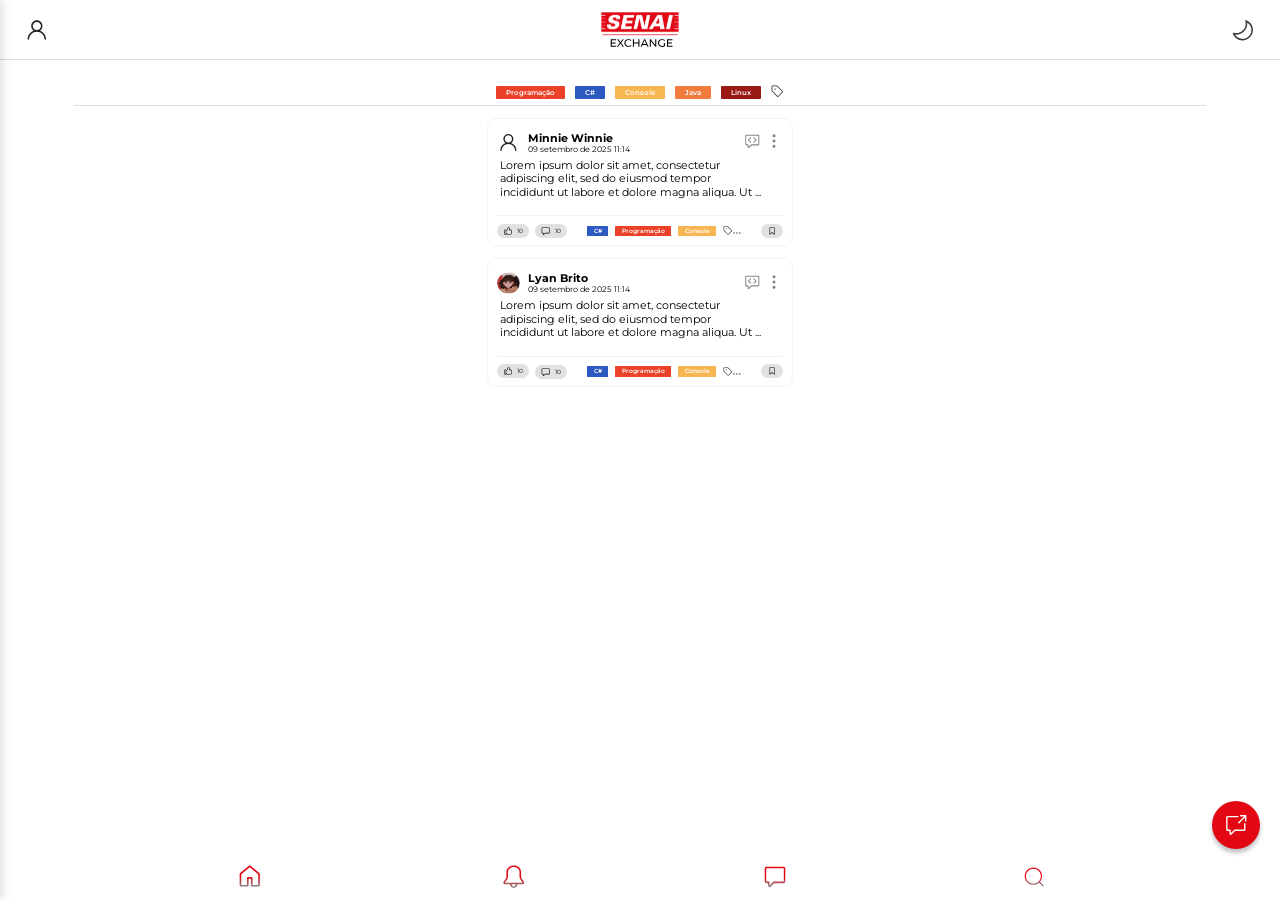
<file: index.html>
<!-- aqui é a home - eu criei para que a vercel consiga puxar o index -->
<!DOCTYPE html>
<html lang="pt-br">
  <head>
    <meta charset="UTF-8" />
    <meta name="viewport" content="width=device-width, initial-scale=1.0" />
    <title>Senai Exchange</title>
    <link rel="stylesheet" href="/src/styles/global.css" />
    <link rel="stylesheet" href="/src/styles/style.css" />
    <link rel="stylesheet" href="/src/components/sideBar/style.css" />
    <link rel="stylesheet" href="/src/components/topMenu/topMenu.css" />
  </head>
  <body>
    <div class="main-home">
      <header class="top-menu">
        <div class="icon-left">
          <button id="perfil-btn" class="icon-btn" aria-label="Perfil">
            <img
              id="perfil-icon"
              src="./src/assets/images/perfil.svg"
              alt="Perfil"
            />
          </button>
        </div>

        <div class="logo">
          <img
            id="logo-senai"
            src="./src/assets/images/logo-mini.svg"
            alt="Logo SENAI"
          />
        </div>

        <div class="icon-right">
          <button
            id="tema-escuro-toggle"
            class="icon-btn"
            aria-label="Alternar tema escuro"
          >
            <img
              id="tema"
              src="./src/assets/images/moon-icon.svg"
              alt="Tema Escuro"
            />
          </button>
        </div>
      </header>
      <main>
        <div class="buttons-filter">
          <button type="button" class="tags" id="program">Programação</button>
          <button type="button" class="tags" id="c">C#</button>
          <button type="button" class="tags" id="console">Console</button>
          <button type="button" class="tags" id="java">Java</button>
          <button type="button" class="tags" id="linux">Linux</button>
          <a href="/src/pages/tags/tags-page.html">
            <button type="button" id="filter-image">
              <img src="/src/assets/images/filter.svg" alt="Ícone de Filtro" />
            </button>
          </a>
        </div>
        <div class="post-containter">
          <div class="top-post">
            <div class="infos-post">
              <div class="perfil-post">
                <img
                  src="/src/assets/images/perfil.svg"
                  alt="icone de perfil"
                />
                <div class="infos-perfil">
                  <h6>Minnie Winnie</h6>
                  <p>09 setembro de 2025 11:14</p>
                </div>
              </div>
              <div class="options-post">
                <button type="button">
                  <img
                    src="/src/assets/images/code-icon.svg"
                    alt="ícone de código"
                  />
                </button>
                <button type="button">
                  <img
                    src="/src/assets/images/option-icon.svg"
                    alt="ícone de opções do post"
                  />
                </button>
              </div>
            </div>
            <a href="/src/pages/post-replies/post-replies-page.html">
              <h5>
                Lorem ipsum dolor sit amet, consectetur <br />
                adipiscing elit, sed do eiusmod tempor <br />
                incididunt ut labore et dolore magna aliqua. Ut ...
              </h5>
            </a>
          </div>
          <div class="footer-post">
            <div class="like-post">
              <button type="button" class="buttons-post">
                <img
                  src="/src/assets/images/like-icon.svg"
                  alt="Botão de like"
                />10
              </button>
              <a href="/src/pages/post-replies/post-replies-page.html">
                <button type="button" class="buttons-post">
                  <img
                    src="/src/assets/images/comment-icon.svg"
                    alt="Botão de comentar"
                  />10
                </button>
              </a>
            </div>
            <div class="filters-post">
              <button type="button" class="tags-post" id="c">C#</button>
              <button type="button" class="tags-post" id="program">
                Programação
              </button>
              <button type="button" class="tags-post" id="console">
                Console
              </button>
              <img
                src="/src/assets/images/tags-post-icon.svg"
                alt="Opções da tag do post"
              />
            </div>
            <button type="button" class="buttons-post-save">
              <img
                src="/src/assets/images/save-icon.svg"
                alt="Botão de salvar post"
              />
            </button>
          </div>
        </div>
        <div class="post-containter">
          <div class="top-post">
            <div class="infos-post">
              <div class="perfil-post">
                <img
                  src="/src/assets/images/user-persona.jpg"
                  alt="icone de perfil"
                />
                <div class="infos-perfil">
                  <h6>Lyan Brito</h6>
                  <p>09 setembro de 2025 11:14</p>
                </div>
              </div>
              <div class="options-post">
                <button type="button">
                  <img
                    src="/src/assets/images/code-icon.svg"
                    alt="ícone de código"
                  />
                </button>
                <button type="button">
                  <img
                    src="/src/assets/images/option-icon.svg"
                    alt="ícone de opções do post"
                  />
                </button>
              </div>
            </div>
            <a href="/src/pages/post-replies/post-replies-page.html">
              <h5>
                Lorem ipsum dolor sit amet, consectetur <br />
                adipiscing elit, sed do eiusmod tempor <br />
                incididunt ut labore et dolore magna aliqua. Ut ...
              </h5>
            </a>
          </div>
          <div class="footer-post">
            <div class="like-post">
              <button type="button" class="buttons-post">
                <img
                  src="/src/assets/images/like-icon.svg"
                  alt="Botão de like"
                />10
              </button>
              <a href="/src/pages/post-replies/post-replies-page.html">
                <button type="button" class="buttons-post">
                  <img
                    src="/src/assets/images/comment-icon.svg"
                    alt="Botão de comentar"
                  />10
                </button>
              </a>
            </div>
            <div class="filters-post">
              <button type="button" class="tags-post" id="c">C#</button>
              <button type="button" class="tags-post" id="program">
                Programação
              </button>
              <button type="button" class="tags-post" id="console">
                Console
              </button>
              <img
                src="/src/assets/images/tags-post-icon.svg"
                alt="Opções da tag do post"
              />
            </div>
            <button type="button" class="buttons-post-save">
              <img
                src="/src/assets/images/save-icon.svg"
                alt="Botão de salvar post"
              />
            </button>
          </div>
        </div>
      </main>
    </div>
    <footer>
      <div class="btn-post">
        <a href="/src/pages/post/index.html">
          <button type="button" id="addpost">
            <img
              src="/src/assets/images/icon-add-post.svg"
              alt="Adicionar post"
            />
          </button>
        </a>
      </div>

      <div class="navbar">
        <div class="container-icons">
          <a href="/index.html">
            <img
              id="dark-theme-home"
              class="home-icons"
              src="/src/assets/images/home-icon.svg"
              alt="icone home para homepage"
            />
          </a>
          <a href="/src/pages/error/index.html">
            <img
              id="dark-theme-bell"
              class="bell-icon"
              src="/src/assets/images/bell-icon.svg"
              alt="icone de sino para notificações"
            />
          </a>
          <a href="/src/pages/error/index.html">
            <img
              id="dark-theme-chat"
              class="chat-icon"
              src="/src/assets/images/chat-icon.svg"
              alt="icone de chat para conversação"
            />
          </a>
          <a href="/src/pages/research/index.html">
            <img
              id="dark-theme-lens"
              class="lens-icon"
              src="/src/assets/images/lens-icon.svg"
              alt="icone de lupa para pesquisa"
            />
          </a>
        </div>
      </div>
    </footer>
    <aside id="sidebar" class="sidebar">
      <div class="sidebar-header">
        <div class="profile-container">
          <img
            src="/src/assets/images/user-photo-sideBar.svg"
            alt="Foto de perfil"
            class="perfil-img"
          />
          <button id="close-menu" class="close-btn" aria-label="Fechar menu">
            <img src="/src/assets/images/north-star-24.svg" alt="Fechar" />
          </button>
        </div>

        <div class="user-profile">
          <h3>Lyan Brito</h3>
          <p>@Britinho</p>
        </div>
      </div>

      <div class="sidebar-nav">
        <a href="/src/pages/error/index.html">
          <img
            src="/src/assets/images/person-fill-24.svg"
            alt="Perfil"
            class="icon-menu"
          />
          Perfil
        </a>
        <a href="/src/pages/error/index.html">
          <img
            src="/src/assets/images/pencil-24.svg"
            alt="Rascunhos"
            class="icon-menu"
          />
          Rascunhos
        </a>
        <a href="/src/pages/error/index.html">
          <img
            src="/src/assets/images/save-sideaBar.svg"
            alt="Favoritos"
            class="icon-menu"
          />
          Favoritos
        </a>
        <a href="/src/pages/error/index.html">
          <img
            src="/src/assets/images/star-fill-24.svg"
            alt="Destaques"
            class="icon-menu"
          />
          Destaques
        </a>
        <a href="/src/pages/error/index.html">
          <img
            src="/src/assets/images/fire-24.svg"
            alt="Em alta"
            class="icon-menu"
          />
          Em alta
        </a>
      </div>

      <div class="sidebar-footer">
        <div class="sidebar-footer-content">
          <a href="/index.html" class="logout">
            <img src="/src/assets/images/sign-out.svg" alt="Sair" />
            Sair
          </a>
          <a href="/src/pages/helpPageServices/helpPageServices.html" class="support">
            <img src="/src/assets/images/suport.svg" alt="Suporte" />
          </a>
        </div>
      </div>
    </aside>
    <script src="/src/scripts/script.js"></script>
  </body>
</html>
</file>
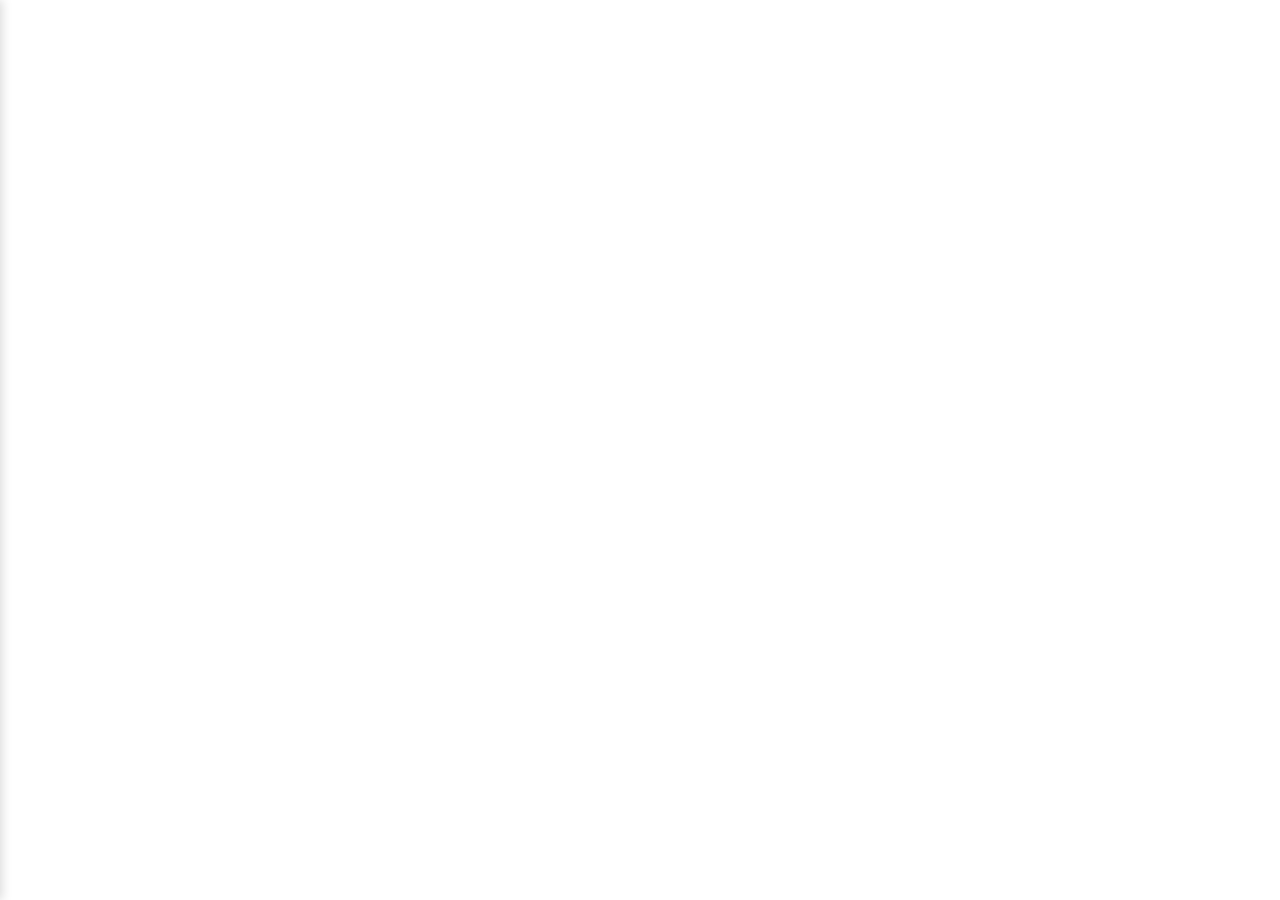
<file: src/components/sideBar/index.html>
<!DOCTYPE html>
<html lang="pt-BR">
  <head>
    <meta charset="UTF-8" />
    <meta name="viewport" content="width=device-width, initial-scale=1.0" />
    <title>Senai Exchange</title>
    <link rel="stylesheet" href="/src/styles/global.css" />
    <link rel="stylesheet" href="/src/components/topMenu/topMenu.css" />
    <link rel="stylesheet" href="/src/components/navBar/navBar.css" />
    <link rel="stylesheet" href="/src/components/sideBar/style.css" />
  </head>
  <body>
    <!-- Sidebar -->
    <aside id="sidebar" class="sidebar">
      <div class="sidebar-header">
        <div class="profile-container">
          <img
            src="/src/assets/images/user-photo-sideBar.svg"
            alt="Foto de perfil"
            class="perfil-img"
          />
          <button id="close-menu" class="close-btn" aria-label="Fechar menu">
            <img src="/src/assets/images/north-star-24.svg" alt="Fechar" />
          </button>
        </div>

        <div class="user-profile">
          <h3>Lyan Brito</h3>
          <p>@Britinho</p>
        </div>
      </div>

      <div class="sidebar-nav">
        <a href="#">
          <img
            src="../../assets/images/person-fill-24.svg"
            alt="Perfil"
            class="icon-menu"
          />
          Perfil
        </a>
        <a href="#">
          <img
            src="../../assets/images/pencil-24.svg"
            alt="Rascunhos"
            class="icon-menu"
          />
          Rascunhos
        </a>
        <a href="#">
          <img
            src="../../assets/images/save-sideaBar.svg"
            alt="Favoritos"
            class="icon-menu"
          />
          Favoritos
        </a>
        <a href="#">
          <img
            src="../../assets/images/star-fill-24.svg"
            alt="Destaques"
            class="icon-menu"
          />
          Destaques
        </a>
        <a href="#">
          <img
            src="../../assets/images/fire-24.svg"
            alt="Em alta"
            class="icon-menu"
          />
          Em alta
        </a>
      </div>

      <div class="sidebar-footer">
        <div class="sidebar-footer-content">
          <a href="#" class="logout">
            <img src="../../assets/images/sign-out.svg" alt="Sair" />
            Sair
          </a>
          <a href="/src/pages/helpPageAbout/helpPageAbout.html" class="support">
            <img src="../../assets/images/suport.svg" alt="Suporte" />
          </a>
        </div>
      </div>
    </aside>
    <script src="/src/scripts/script.js"></script>
  </body>
</html>
</file>
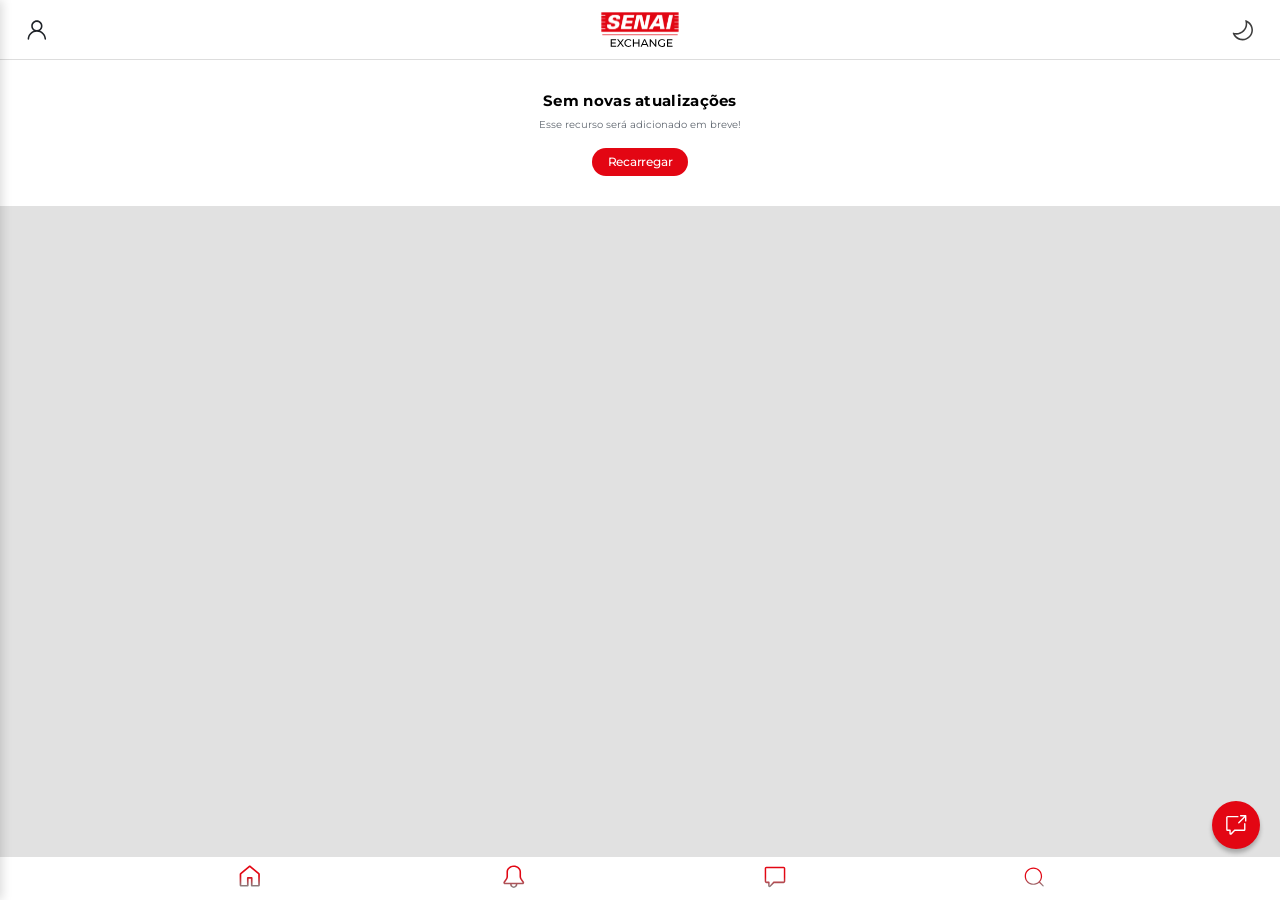
<file: src/pages/error/index.html>
<!DOCTYPE html>
<html lang="pt-br">
  <head>
    <meta charset="UTF-8" />
    <meta name="viewport" content="width=device-width, initial-scale=1.0" />
    <title>Error - Senai Exchange</title>
    <link rel="stylesheet" href="/src/styles/global.css" />
    <link rel="stylesheet" href="./style.css" />
    <link rel="stylesheet" href="/src/components/sideBar/style.css" />
    <link rel="stylesheet" href="/src/components/topMenu/topMenu.css" />
  </head>
  <body>
    <div class="top-page">
      <header class="top-menu">
        <div class="icon-left">
          <button id="perfil-btn" class="icon-btn" aria-label="Perfil">
            <img
              id="perfil-icon"
              src="/src/assets/images/perfil.svg"
              alt="Perfil"
            />
          </button>
        </div>

        <div class="logo">
          <img
            id="logo-senai"
            src="/src/assets/images/logo-mini.svg"
            alt="Logo SENAI"
          />
        </div>

        <div class="icon-right">
          <button
            id="tema-escuro-toggle"
            class="icon-btn"
            aria-label="Alternar tema escuro"
          >
            <img
              id="tema"
              src="/src/assets/images/moon-icon.svg"
              alt="Tema Escuro"
            />
          </button>
        </div>
      </header>
      <main>
        <div class="error-section">
          <div class="text">
            <h1>Sem novas atualizações</h1>
            <h4>Esse recurso será adicionado em breve!</h4>
          </div>
          <a href="/src/pages/error/index.html">
            <button type="button" id="btnreload">Recarregar</button>
          </a>
        </div>
      </main>
    </div>
    <footer>
      <div class="btn-post">
        <a href="/src/pages/post/index.html">
          <button type="button" id="addpost">
            <img
              src="/src/assets/images/icon-add-post.svg"
              alt="Adicionar post"
            />
          </button>
        </a>
      </div>

      <div class="navbar">
               <div class="container-icons">
          <a href="/index.html">
            <img
              id="dark-theme-home"
              class="home-icons"
              src="/src/assets/images/home-icon.svg"
              alt="icone home para homepage"
            />
          </a>
          <a href="/src/pages/error/index.html">
            <img
              id="dark-theme-bell"
              class="bell-icon"
              src="/src/assets/images/bell-icon.svg"
              alt="icone de sino para notificações"
            />
          </a>
          <a href="/src/pages/error/index.html">
            <img
              id="dark-theme-chat"
              class="chat-icon"
              src="/src/assets/images/chat-icon.svg"
              alt="icone de chat para conversação"
            />
          </a>
          <a href="/src/pages/research/index.html">
            <img
              id="dark-theme-lens"
              class="lens-icon"
              src="/src/assets/images/lens-icon.svg"
              alt="icone de lupa para pesquisa"
            />
          </a>
        </div>
      </footer>
      <aside id="sidebar" class="sidebar">
      <div class="sidebar-header">
        <div class="profile-container">
          <img
            src="/src/assets/images/user-photo-sideBar.svg"
            alt="Foto de perfil"
            class="perfil-img"
          />
          <button id="close-menu" class="close-btn" aria-label="Fechar menu">
            <img src="/src/assets/images/north-star-24.svg" alt="Fechar" />
          </button>
        </div>

        <div class="user-profile">
          <h3>Lyan Brito</h3>
          <p>@Britinho</p>
        </div>
      </div>

      <div class="sidebar-nav">
        <a href="/src/pages/error/index.html">
          <img
            src="/src/assets/images/person-fill-24.svg"
            alt="Perfil"
            class="icon-menu"
          />
          Perfil
        </a>
        <a href="/src/pages/error/index.html">
          <img
            src="/src/assets/images/pencil-24.svg"
            alt="Rascunhos"
            class="icon-menu"
          />
          Rascunhos
        </a>
        <a href="/src/pages/error/index.html">
          <img
            src="/src/assets/images/save-sideaBar.svg"
            alt="Favoritos"
            class="icon-menu"
          />
          Favoritos
        </a>
        <a href="/src/pages/error/index.html">
          <img
            src="/src/assets/images/star-fill-24.svg"
            alt="Destaques"
            class="icon-menu"
          />
          Destaques
        </a>
        <a href="/src/pages/error/index.html">
          <img
            src="/src/assets/images/fire-24.svg"
            alt="Em alta"
            class="icon-menu"
          />
          Em alta
        </a>
      </div>

      <div class="sidebar-footer">
        <div class="sidebar-footer-content">
          <a href="/index.html" class="logout">
            <img src="/src/assets/images/sign-out.svg" alt="Sair" />
            Sair
          </a>
          <a href="/src/pages/helpPageServices/helpPageServices.html" class="support">
            <img src="/src/assets/images/suport.svg" alt="Suporte" />
          </a>
        </div>
      </div>
    </aside>

      <script src="/src/scripts/script.js"></script>
    </body>
</html>
</file>
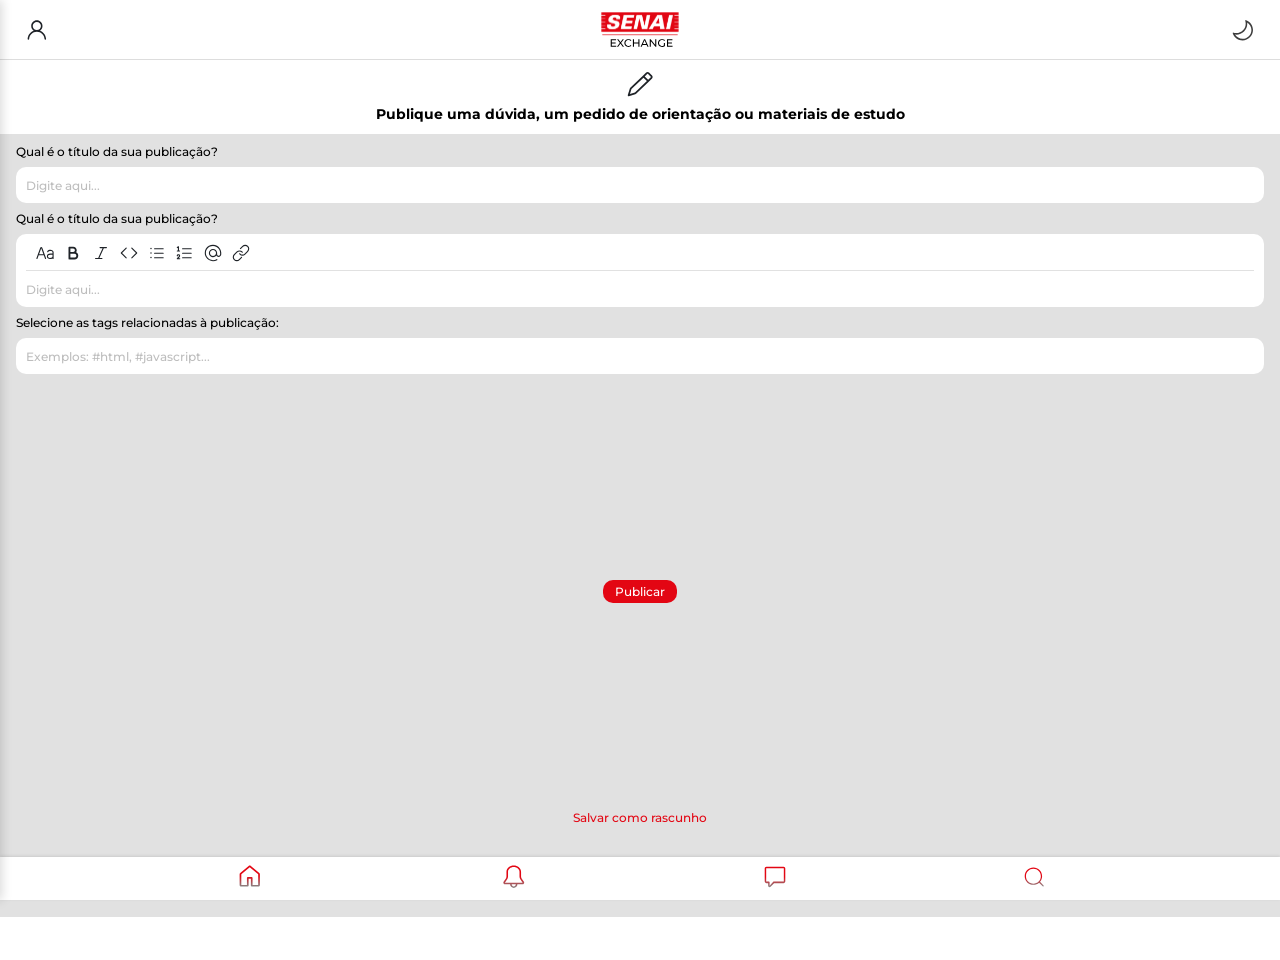
<file: src/pages/post/index.html>
<!DOCTYPE html>
<html lang="pt-br">
  <head>
    <meta charset="UTF-8" />
    <meta name="viewport" content="width=device-width, initial-scale=1.0" />
    <title>Add Post - Senai Exchange</title>
    <link rel="stylesheet" href="/src/styles/global.css" />
    <link rel="stylesheet" href="style.css" />
    <link rel="stylesheet" href="/src/components/sideBar/style.css" />
    <link rel="stylesheet" href="/src/components/topMenu/topMenu.css" />
  </head>
  <body>
    <header class="top-menu">
      <div class="icon-left">
        <button id="perfil-btn" class="icon-btn" aria-label="Perfil">
          <img
            id="perfil-icon"
            src="/src/assets/images/perfil.svg"
            alt="Perfil"
          />
        </button>
      </div>

      <div class="logo">
        <img
          id="logo-senai"
          src="/src/assets/images/logo-mini.svg"
          alt="Logo SENAI"
        />
      </div>

      <div class="icon-right">
        <button
          id="tema-escuro-toggle"
          class="icon-btn"
          aria-label="Alternar tema escuro"
        >
          <img
            id="tema"
            src="/src/assets/images/moon-icon.svg"
            alt="Tema Escuro"
          />
        </button>
      </div>
    </header>
    <div
      class="all-page"
      style="
        display: flex;
        flex-direction: column;
        justify-content: center;
        align-items: center;
      "
    >
      <div class="top-add-post">
        <img src="/src/assets/images/pencil-icon.svg" alt="Ícone de lápis" />
        <h1>
          Publique uma dúvida, um pedido de orientação ou materiais de estudo
        </h1>
      </div>
      <div class="insert-infos-post">
        <form action="" method="post">
          <fieldset>
            <label for="title">Qual é o título da sua publicação?</label>
            <input type="text" placeholder="Digite aqui..." id="title" />
          </fieldset>
          <fieldset id="text-post">
            <label for="title">Qual é o título da sua publicação?</label>
            <div class="input-wrapper">
              <div class="icons">
                <button type="button">
                  <img
                    src="/src/assets/images/font-icon.svg"
                    alt="Ícone de fonte"
                  />
                </button>
                <button type="button">
                  <img
                    src="/src/assets/images/bold-icon.svg"
                    alt="Ícone de negrito"
                  />
                </button>
                <button type="button">
                  <img
                    src="/src/assets/images/italic-icon.svg"
                    alt="Ícone de itálico"
                  />
                </button>
                <button type="button">
                  <img
                    src="/src/assets/images/code-addpost-icon.svg"
                    alt="Ícone de codígo"
                  />
                </button>
                <button type="button">
                  <img
                    src="/src/assets/images/menu-icon.svg"
                    alt="Ícone de menu"
                  />
                </button>
                <button type="button">
                  <img
                    src="/src/assets/images/list-icon.svg"
                    alt="Ícone de lista"
                  />
                </button>
                <button type="button">
                  <img
                    src="/src/assets/images/mention-icon.svg"
                    alt="Ícone de menção"
                  />
                </button>
                <button type="button">
                  <img
                    src="/src/assets/images/link-icon.svg"
                    alt="Ícone de link"
                  />
                </button>
              </div>
              <input type="text" placeholder="Digite aqui..." id="text" />
            </div>
          </fieldset>
          <fieldset>
            <label for="title"
              >Selecione as tags relacionadas à publicação:</label
            >
            <input
              type="text"
              placeholder="Exemplos: #html, #javascript..."
              id="tags"
            />
          </fieldset>
        </form>
        <div class="btn-post">
          <a href="/index.html"> <button type="button">Publicar</button></a>
        </div>
        <a href="/index.html"
          ><button id="save-draw">Salvar como rascunho</button></a
        >
      </div>
    </div>
    <footer>
      <div class="navbar">
        <div class="container-icons">
          <a href="/index.html">
            <img
              id="dark-theme-home"
              class="home-icons"
              src="/src/assets/images/home-icon.svg"
              alt="icone home para homepage"
            />
          </a>
          <a href="/src/pages/error/index.html">
            <img
              id="dark-theme-bell"
              class="bell-icon"
              src="/src/assets/images/bell-icon.svg"
              alt="icone de sino para notificações"
            />
          </a>
          <a href="/src/pages/error/index.html">
            <img
              id="dark-theme-chat"
              class="chat-icon"
              src="/src/assets/images/chat-icon.svg"
              alt="icone de chat para conversação"
            />
          </a>
          <a href="/src/pages/research/index.html">
            <img
              id="dark-theme-lens"
              class="lens-icon"
              src="/src/assets/images/lens-icon.svg"
              alt="icone de lupa para pesquisa"
            />
          </a>
        </div>
      </div>
    </footer>
    <aside id="sidebar" class="sidebar">
      <div class="sidebar-header">
        <div class="profile-container">
          <img
            src="/src/assets/images/user-photo-sideBar.svg"
            alt="Foto de perfil"
            class="perfil-img"
          />
          <button id="close-menu" class="close-btn" aria-label="Fechar menu">
            <img src="/src/assets/images/north-star-24.svg" alt="Fechar" />
          </button>
        </div>

        <div class="user-profile">
          <h3>Lyan Brito</h3>
          <p>@Britinho</p>
        </div>
      </div>

      <div class="sidebar-nav">
        <a href="/src/pages/error/index.html">
          <img
            src="/src/assets/images/person-fill-24.svg"
            alt="Perfil"
            class="icon-menu"
          />
          Perfil
        </a>
        <a href="/src/pages/error/index.html">
          <img
            src="/src/assets/images/pencil-24.svg"
            alt="Rascunhos"
            class="icon-menu"
          />
          Rascunhos
        </a>
        <a href="/src/pages/error/index.html">
          <img
            src="/src/assets/images/save-sideaBar.svg"
            alt="Favoritos"
            class="icon-menu"
          />
          Favoritos
        </a>
        <a href="/src/pages/error/index.html">
          <img
            src="/src/assets/images/star-fill-24.svg"
            alt="Destaques"
            class="icon-menu"
          />
          Destaques
        </a>
        <a href="/src/pages/error/index.html">
          <img
            src="/src/assets/images/fire-24.svg"
            alt="Em alta"
            class="icon-menu"
          />
          Em alta
        </a>
      </div>

      <div class="sidebar-footer">
        <div class="sidebar-footer-content">
          <a href="/index.html" class="logout">
            <img src="/src/assets/images/sign-out.svg" alt="Sair" />
            Sair
          </a>
          <a href="/src/pages/helpPageServices/helpPageServices.html" class="support">
            <img src="/src/assets/images/suport.svg" alt="Suporte" />
          </a>
        </div>
      </div>
    </aside>
    <script src="/src/scripts/script.js"></script>
  </body>
</html>
</file>
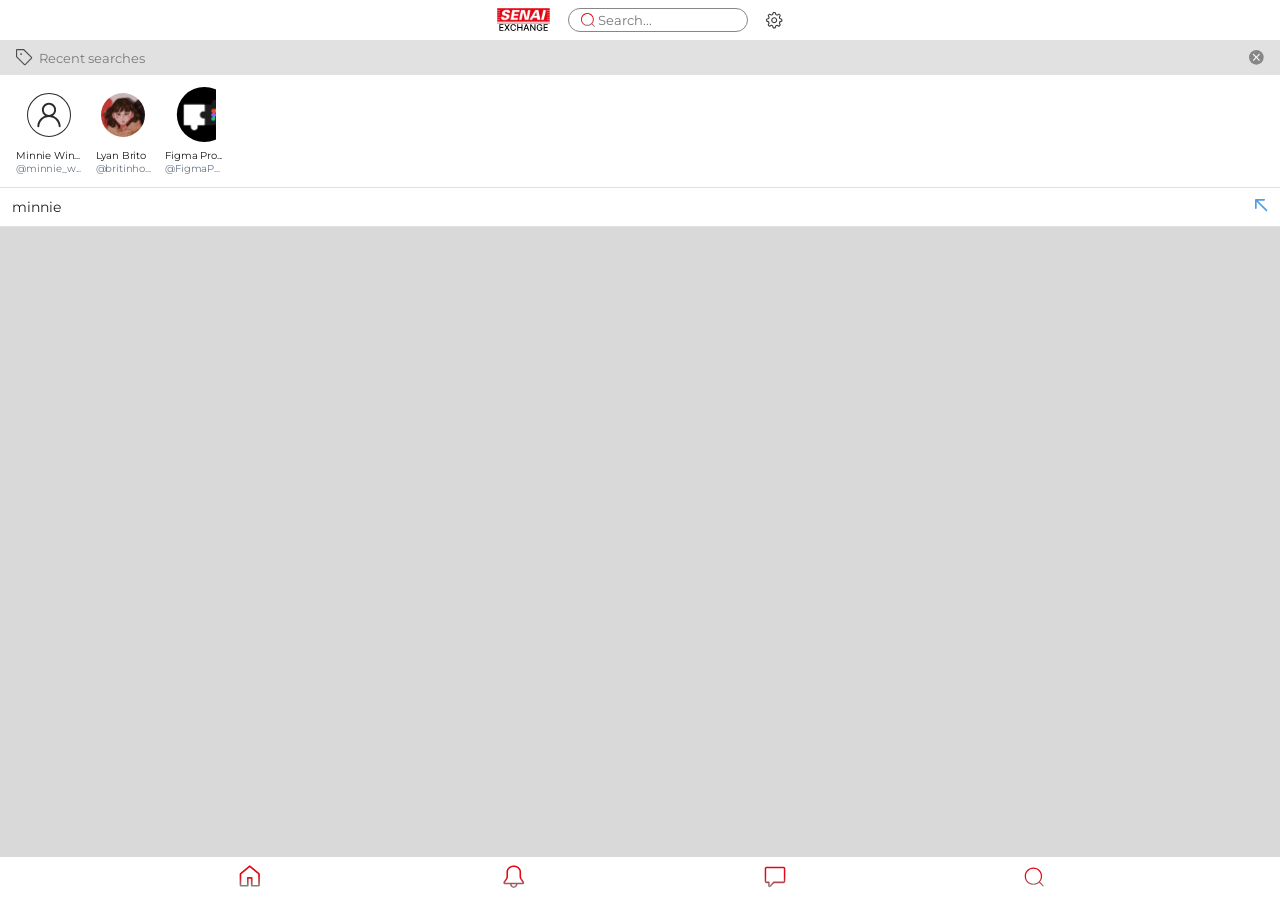
<file: src/pages/research/index.html>
<!DOCTYPE html>
<html lang="pt-BR">
  <head>
    <meta charset="UTF-8" />
    <meta name="viewport" content="width=device-width, initial-scale=1.0" />
    <title>Pesquisa | Senai Exchange</title>
    <link rel="stylesheet" href="../../styles/global.css" />
    <link rel="stylesheet" href="./style.css" />
  </head>

  <body class="mobile-frame">
    <!-- top menu de pesquisa -->
    <header class="top-menu">
      <div class="left">
        <img
          id="logo-senai"
          src="../../assets/images/logo-mini-research.svg"
          alt="Senai Exchange"
          class="logo"
        />
      </div>

      <div class="center">
        <div class="search-pill">
          <img
            src="../../assets/images/search-lens.svg"
            alt="buscar"
            class="search-icon"
          />
          <input
            id="searchInput"
            class="search-input"
            type="text"
            placeholder="Search..."
            aria-label="Pesquisar"
          />
          <button class="clear-search" aria-label="Limpar pesquisa">
            <img src="../../assets/images/close-button.svg" alt="Limpar" />
          </button>
        </div>
      </div>

      <div class="right">
        <img
          src="../../assets/images/config-icon-research.svg"
          alt="Configurações"
          class="settings-icon"
        />
      </div>
    </header>

    <main>
      <!-- buscas recentes -->
      <section class="recent-searches">
        <div class="recent-header">
          <div class="left">
            <img
              src="../../assets/images/tag-recent-searchs.svg"
              alt="Tag"
              class="tag-icon"
            />
            <span class="recent-title">Recent searches</span>
          </div>
          <button class="close-recent" aria-label="Fechar recentes">
            <img src="../../assets/images/close-button.svg" alt="Fechar" />
          </button>
        </div>

        <div id="recentList" class="recent-list">
          <div class="user-card" data-name="minnie winchester">
            <img
              src="../../assets/images/profile-research.svg"
              alt="Minnie Winchester"
              class="user-photo"
            />
            <div class="user-info">
              <div class="user-name">Minnie Win...</div>
              <div class="user-handle">@minnie_w...</div>
            </div>
          </div>

          <div class="user-card" data-name="lyan brito">
            <img
              src="../../assets/images/user-photo-sideBar.svg"
              alt="Lyan Brito"
              class="user-photo"
            />
            <div class="user-info">
              <div class="user-name">Lyan Brito</div>
              <div class="user-handle">@britinho...</div>
            </div>
          </div>

          <div class="user-card" data-name="figma profile">
            <img
              src="../../assets/images/log-figma.svg"
              alt="Figma Profile"
              class="user-photo"
            />
            <div class="user-info">
              <div class="user-name">Figma Pro...</div>
              <div class="user-handle">@FigmaP...</div>
            </div>
          </div>
        </div>
      </section>

      <!-- linha de pesquisa -->
      <section class="search-line">
        <div class="search-line-left">minnie</div>
        <button id="submit-line" class="search-line-action" title="Ir">
          <img src="../../assets/images/blue-arrow-research.svg" alt="Buscar" />
        </button>
      </section>

      <!-- area de resultados da busca -->
      <section class="results-area"></section>
    </main>

    <!-- nav bar -->
    <footer>
      <div class="navbar">
        <div class="container-icons">
          <a href="/index.html">
            <img
              id="dark-theme-home"
              class="home-icons"
              src="/src/assets/images/home-icon.svg"
              alt="icone home para homepage"
            />
          </a>
          <a href="/src/pages/error/index.html">
            <img
              id="dark-theme-bell"
              class="bell-icon"
              src="/src/assets/images/bell-icon.svg"
              alt="icone de sino para notificações"
            />
          </a>
          <a href="/src/pages/error/index.html">
            <img
              id="dark-theme-chat"
              class="chat-icon"
              src="/src/assets/images/chat-icon.svg"
              alt="icone de chat para conversação"
            />
          </a>
          <a href="/src/pages/research/index.html">
            <img
              id="dark-theme-lens"
              class="lens-icon"
              src="/src/assets/images/lens-icon.svg"
              alt="icone de lupa para pesquisa"
            />
          </a>
        </div>
      </div>
    </footer>

    <!-- Script -->
    <script src="../../scripts/script.js"></script>
  </body>
</html>
</file>
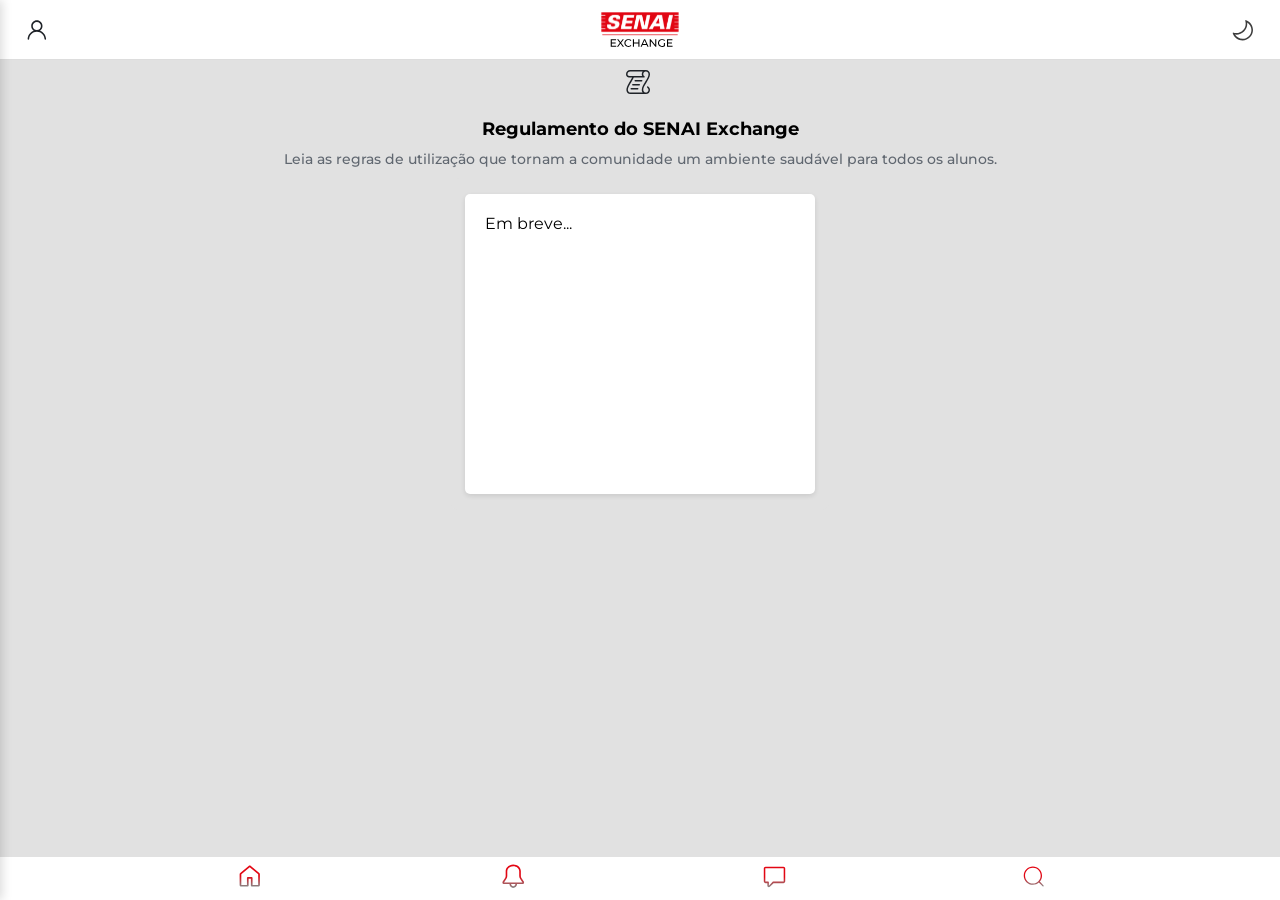
<file: src/pages/rules/index.html>
<!DOCTYPE html>
<html lang="pt-br">
  <head>
    <meta charset="UTF-8" />
    <meta name="viewport" content="width=device-width, initial-scale=1.0" />
    <title>Regulamento - SENAI Exchange</title>
    <link rel="stylesheet" href="/src/styles/global.css" />
    <link rel="stylesheet" href="./style.css" />
    <link rel="stylesheet" href="/src/components/topMenu/topMenu.css" />
    <link rel="stylesheet" href="/src/components/sideBar/style.css" />

  </head>
  <body>
    <header class="top-menu">
      <div class="icon-left">
        <button id="perfil-btn" class="icon-btn" aria-label="Perfil">
          <img
            id="perfil-icon"
            src="/src/assets/images/perfil.svg"
            alt="Perfil"
          />
        </button>
      </div>
      <div class="logo">
        <img
          id="logo-senai"
          src="/src/assets/images/logo-mini.svg"
          alt="Logo SENAI"
        />
      </div>
      <div class="icon-right">
        <button
          id="tema-escuro-toggle"
          class="icon-btn"
          aria-label="Alternar tema escuro"
        >
          <img
            id="tema"
            src="/src/assets/images/moon-icon.svg"
            alt="Tema Escuro"
          />
        </button>
      </div>
    </header>
    <main class="regulamento">
      <img src="/src/assets/images/log-24.svg" alt="icon-regulamento" />
      <h1>Regulamento do SENAI Exchange</h1>
      <p class="description">
        Leia as regras de utilização que tornam a comunidade um ambiente
        saudável para todos os alunos.
      </p>
      <div class="regulamento-container">
        <div class="regulamento-box">
          <p>Em breve...</p>
        </div>
      </div>
    </main>
    <footer>
        <div class="container-icons">
          <a href="/index.html">
            <img
              id="dark-theme-home"
              class="home-icons"
              src="/src/assets/images/home-icon.svg"
              alt="icone home para homepage"
            />
          </a>
          <a href="/src/pages/error/index.html">
            <img
              id="dark-theme-bell"
              class="bell-icon"
              src="/src/assets/images/bell-icon.svg"
              alt="icone de sino para notificações"
            />
          </a>
          <a href="/src/pages/error/index.html">
            <img
              id="dark-theme-chat"
              class="chat-icon"
              src="/src/assets/images/chat-icon.svg"
              alt="icone de chat para conversação"
            />
          </a>
          <a href="/src/pages/research/index.html">
            <img
              id="dark-theme-lens"
              class="lens-icon"
              src="/src/assets/images/lens-icon.svg"
              alt="icone de lupa para pesquisa"
            />
          </a>
        </div>
      </div>
    </footer>
    <aside id="sidebar" class="sidebar">
      <div class="sidebar-header">
        <div class="profile-container">
          <img
            src="/src/assets/images/user-photo-sideBar.svg"
            alt="Foto de perfil"
            class="perfil-img"
          />
          <button id="close-menu" class="close-btn" aria-label="Fechar menu">
            <img src="/src/assets/images/north-star-24.svg" alt="Fechar" />
          </button>
        </div>

        <div class="user-profile">
          <h3>Lyan Brito</h3>
          <p>@Britinho</p>
        </div>
      </div>

      <div class="sidebar-nav">
        <a href="/src/pages/error/index.html">
          <img
            src="/src/assets/images/person-fill-24.svg"
            alt="Perfil"
            class="icon-menu"
          />
          Perfil
        </a>
        <a href="/src/pages/error/index.html">
          <img
            src="/src/assets/images/pencil-24.svg"
            alt="Rascunhos"
            class="icon-menu"
          />
          Rascunhos
        </a>
        <a href="/src/pages/error/index.html">
          <img
            src="/src/assets/images/save-sideaBar.svg"
            alt="Favoritos"
            class="icon-menu"
          />
          Favoritos
        </a>
        <a href="/src/pages/error/index.html">
          <img
            src="/src/assets/images/star-fill-24.svg"
            alt="Destaques"
            class="icon-menu"
          />
          Destaques
        </a>
        <a href="/src/pages/error/index.html">
          <img
            src="/src/assets/images/fire-24.svg"
            alt="Em alta"
            class="icon-menu"
          />
          Em alta
        </a>
      </div>

      <div class="sidebar-footer">
        <div class="sidebar-footer-content">
          <a href="/index.html" class="logout">
            <img src="/src/assets/images/sign-out.svg" alt="Sair" />
            Sair
          </a>
          <a href="/src/pages/helpPageServices/helpPageServices.html" class="support">
            <img src="/src/assets/images/suport.svg" alt="Suporte" />
          </a>
        </div>
      </div>
    </aside>

    <script src="/src/scripts/script.js"></script>
  </body>
</html>
</file>
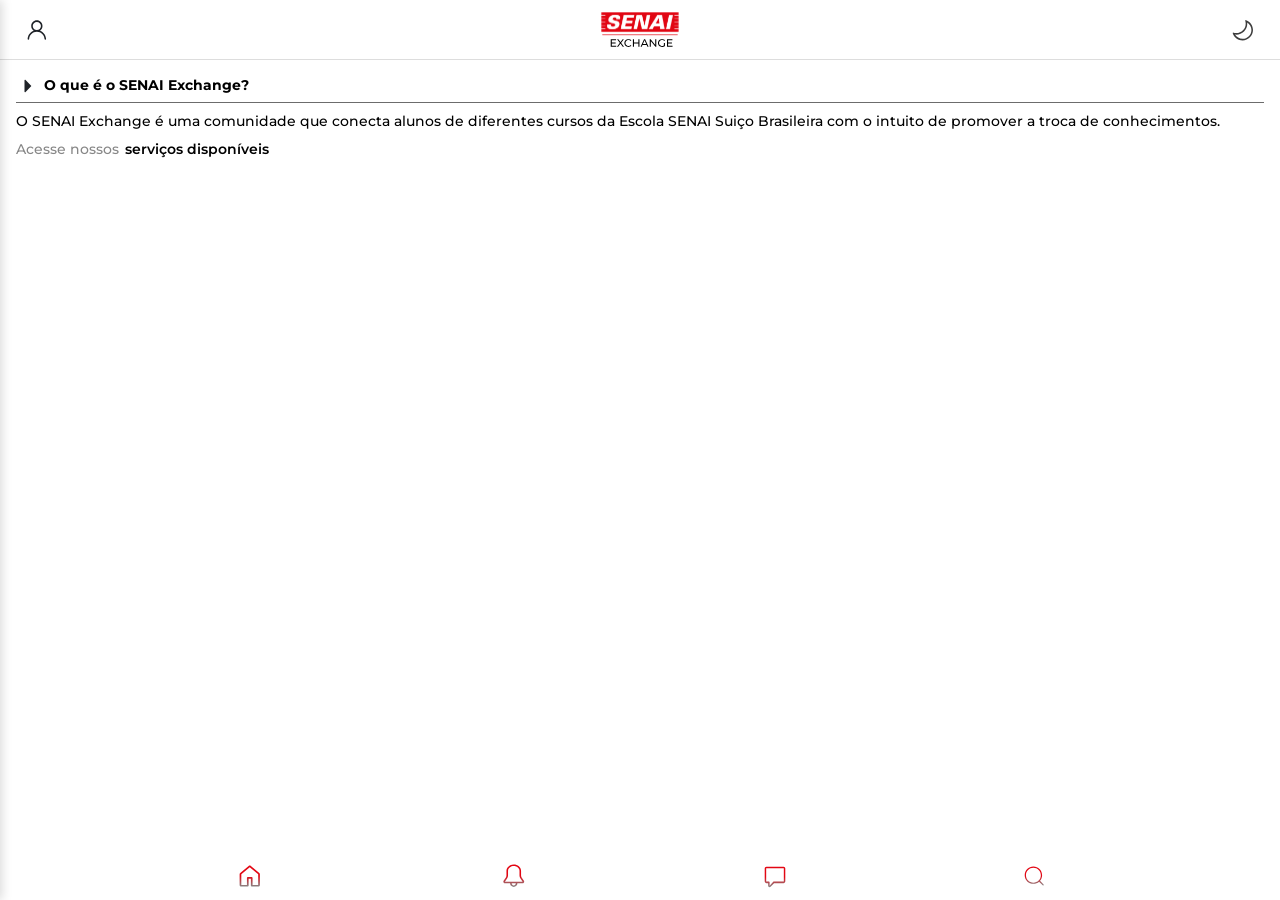
<file: src/pages/helpPageAbout/helpPageAbout.html>
<!DOCTYPE html>
<html lang="pt-br">
  <head>
    <meta charset="UTF-8" />
    <meta name="viewport" content="width=device-width, initial-scale=1.0" />
    <title>Help About</title>
    <link rel="stylesheet" href="/src/styles/global.css" />
    <link rel="stylesheet" href="/src/components/topMenu/topMenu.css" />
    <link rel="stylesheet" href="/src/pages/helpPageAbout/style.css" />
    <link rel="stylesheet" href="/src/components/navBar/navBar.css" />
    <link rel="stylesheet" href="/src/components/sideBar/style.css" />
  </head>
  <body>
    <header class="top-menu">
      <div class="icon-left">
        <button id="perfil-btn" class="icon-btn" aria-label="Perfil">
          <img
            id="perfil-icon"
            src="/src/assets/images/perfil.svg"
            alt="Perfil"
          />
        </button>
      </div>

      <div class="logo">
        <img
          id="logo-senai"
          src="/src/assets/images/logo-mini.svg"
          alt="Logo SENAI"
        />
      </div>

      <div class="icon-right">
        <button
          id="tema-escuro-toggle"
          class="icon-btn"
          aria-label="Alternar tema escuro"
        >
          <img
            id="tema"
            src="/src/assets/images/moon-icon.svg"
            alt="Tema Escuro"
          />
        </button>
      </div>
    </header>

    <section>
      <div class="wrapper">
        <div class="question-container">
          <img
            id="helpPageTrianglePointer"
            src="/src/assets/images/trianglePointer-icon.svg"
            alt="icone de um triângulo apontado para o título"
          />
          <p>O que é o SENAI Exchange?</p>
        </div>

        <p>
          O SENAI Exchange é uma comunidade que conecta alunos de diferentes
          cursos da Escola SENAI Suiço Brasileira com o intuito de promover a
          troca de conhecimentos.
        </p>
        <div class="link-hp-services">
          <p>Acesse nossos</p>
          <a href="/src/pages/helpPageServices/helpPageServices.html">
            serviços disponíveis</a
          >
        </div>
      </div>
    </section>

    <footer>
      <div class="container-icons">
        <a href="/index.html">
          <img
            id="dark-theme-home"
            class="home-icons"
            src="/src/assets/images/home-icon.svg"
            alt="icone home para homepage"
          />
        </a>
        <a href="/src/pages/error/index.html">
          <img
            id="dark-theme-bell"
            class="bell-icon"
            src="/src/assets/images/bell-icon.svg"
            alt="icone de sino para notificações"
          />
        </a>
        <a href="/src/pages/error/index.html">
          <img
            id="dark-theme-chat"
            class="chat-icon"
            src="/src/assets/images/chat-icon.svg"
            alt="icone de chat para conversação"
          />
        </a>
        <a href="/src/pages/research/index.html">
          <img
            id="dark-theme-lens"
            class="lens-icon"
            src="/src/assets/images/lens-icon.svg"
            alt="icone de lupa para pesquisa"
          />
        </a>
      </div>
    </footer>
    <aside id="sidebar" class="sidebar">
      <div class="sidebar-header">
        <div class="profile-container">
          <img
            src="/src/assets/images/user-photo-sideBar.svg"
            alt="Foto de perfil"
            class="perfil-img"
          />
          <button id="close-menu" class="close-btn" aria-label="Fechar menu">
            <img src="/src/assets/images/north-star-24.svg" alt="Fechar" />
          </button>
        </div>

        <div class="user-profile">
          <h3>Lyan Brito</h3>
          <p>@Britinho</p>
        </div>
      </div>

      <div class="sidebar-nav">
        <a href="/src/pages/error/index.html">
          <img
            src="/src/assets/images/person-fill-24.svg"
            alt="Perfil"
            class="icon-menu"
          />
          Perfil
        </a>
        <a href="/src/pages/error/index.html">
          <img
            src="/src/assets/images/pencil-24.svg"
            alt="Rascunhos"
            class="icon-menu"
          />
          Rascunhos
        </a>
        <a href="/src/pages/error/index.html">
          <img
            src="/src/assets/images/save-sideaBar.svg"
            alt="Favoritos"
            class="icon-menu"
          />
          Favoritos
        </a>
        <a href="/src/pages/error/index.html">
          <img
            src="/src/assets/images/star-fill-24.svg"
            alt="Destaques"
            class="icon-menu"
          />
          Destaques
        </a>
        <a href="/src/pages/error/index.html">
          <img
            src="/src/assets/images/fire-24.svg"
            alt="Em alta"
            class="icon-menu"
          />
          Em alta
        </a>
      </div>

      <div class="sidebar-footer">
        <div class="sidebar-footer-content">
          <a href="/index.html" class="logout">
            <img src="/src/assets/images/sign-out.svg" alt="Sair" />
            Sair
          </a>
          <a href="/src/pages/helpPageServices/helpPageServices.html" class="support">
            <img src="/src/assets/images/suport.svg" alt="Suporte" />
          </a>
        </div>
      </div>
    </aside>
    <script src="/src/scripts/script.js"></script>
  </body>
</html>
</file>
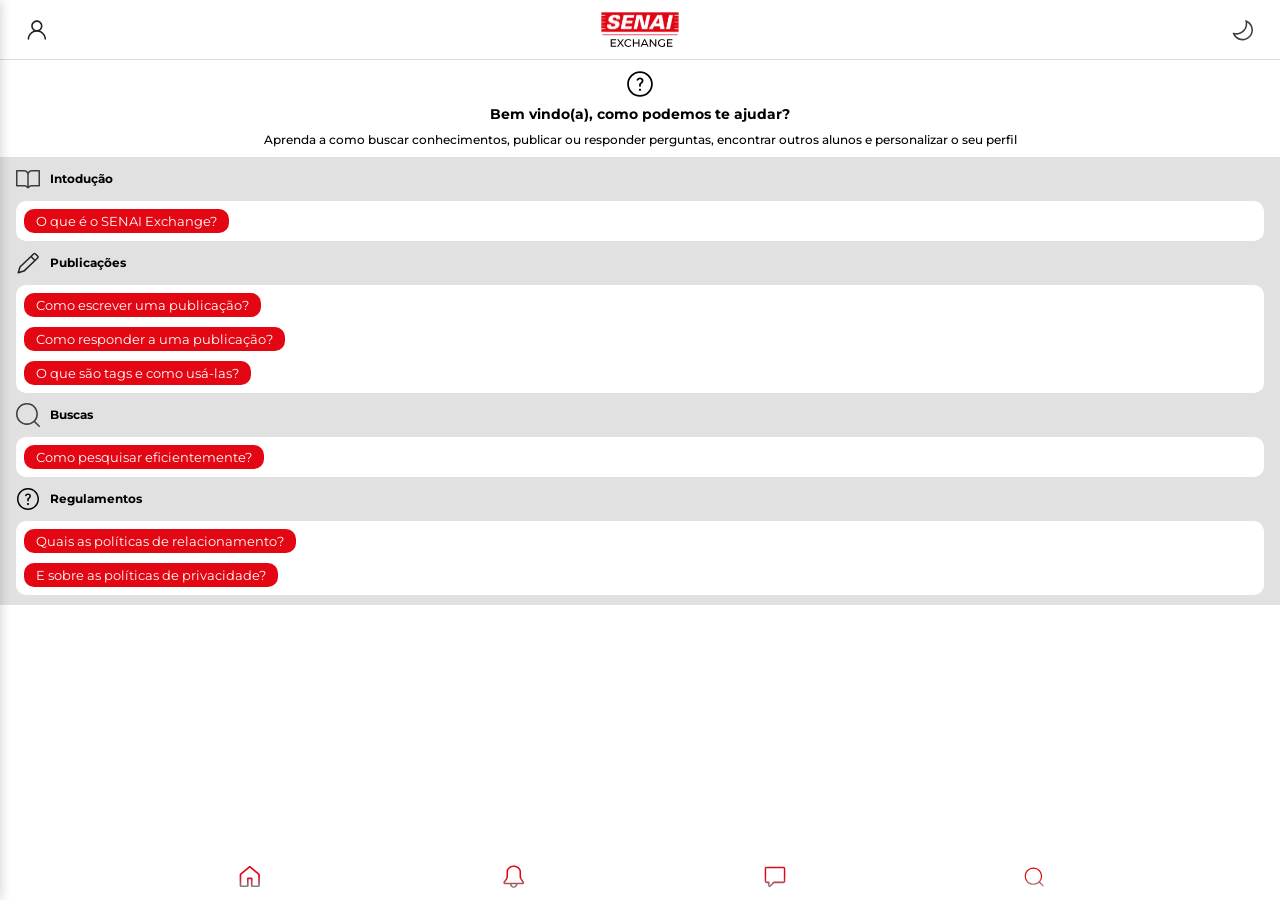
<file: src/pages/helpPageServices/helpPageServices.html>
<!DOCTYPE html>
<html lang="pt-br">
<head>
    <meta charset="UTF-8">
    <meta name="viewport" content="width=device-width, initial-scale=1.0">
    <title>Help Service</title>
     <link rel="stylesheet" href="/src/styles/global.css" />
  <link rel="stylesheet" href="/src/components/topMenu/topMenu.css" />
  <link rel="stylesheet" href="/src/components/navBar/navBar.css" />
  <link rel="stylesheet" href="/src/pages/helpPageServices/style.css">
  <link rel="stylesheet" href="/src/components/sideBar/style.css" />
</head>
<body>

 <header class="top-menu">
  <div class="icon-left">
    <button id="perfil-btn" class="icon-btn" aria-label="Perfil">
      <img id="perfil-icon" src="/src/assets/images/perfil.svg" alt="Perfil" />
    </button>
  </div>

  <div class="logo">
    <img
      id="logo-senai"
      src="/src/assets/images/logo-mini.svg"
      alt="Logo SENAI"
    />
  </div>

  <div class="icon-right">
    <button
      id="tema-escuro-toggle"
      class="icon-btn"
      aria-label="Alternar tema escuro"
    >
      <img
        id="tema"
        src="/src/assets/images/moon-icon.svg"
        alt="Tema Escuro"
      />
    </button>
  </div>
</header>


<section>
<div class="page-top">
<img class="dark-theme-question" src="/src/assets/images/question-icon.svg" alt="icone de um circulo com uma interrogação no meio">
<h3 class="page-top-title">Bem vindo(a), como podemos te ajudar?</h3>
<p class="page-top-text">Aprenda a como buscar conhecimentos, publicar ou responder perguntas, encontrar outros alunos e personalizar o seu perfil</p>
</div>


<div class="questions">
<div class="title">
<img id="dark-theme-book" src="/src/assets/images/book-icon.svg" alt="icone de um livro aberto">
<p>Intodução</p>
</div>

<div class="question-box">

<a href="/src/pages/helpPageAbout/helpPageAbout.html"><button>O que é o SENAI Exchange?</button></a>
</div>

<div class="title">
<img id="dark-theme-pencil" src="/src/assets/images/pencil-icon.svg" alt="icone de um lapis">
<p>Publicações</p>
</div>

<div class="question-box">

<a href="/src/pages/post/index.html"><button>Como escrever uma publicação?</button></a>
<a href="/src/pages/post-replies/post-replies-page.html"><button>Como responder a uma publicação?</button></a>
<a href="/src/pages/tags/tags-page.html"><button>O que são tags e como usá-las?</button></a>

</div>
<div class="title">
<img id="dark-theme-search" src="/src/assets/images/search-icon.svg" alt="icone de uma lupa">
<p>Buscas</p>
</div>

<div class="question-box">
<a href="/src/pages/research/index.html"><button>Como pesquisar eficientemente?</button></a>
</div>

<div class="title">
<img class="dark-theme-question" src="/src/assets/images/question-icon.svg" alt="icone de uma lupa">
<p>Regulamentos</p>
</div>

<div class="question-box">
<a href="/src/pages/rules/index.html"><button>Quais as políticas de relacionamento?</button></a>
<a href="/src/pages/privacy-policy/privacy-policy-page.html"><button>E sobre as políticas de privacidade?</button></a>
</div>
</div>
</div>

</section>
<footer>
        <div class="container-icons">
          <a href="/index.html">
            <img
              id="dark-theme-home"
              class="home-icons"
              src="/src/assets/images/home-icon.svg"
              alt="icone home para homepage"
            />
          </a>
          <a href="/src/pages/error/index.html">
            <img
              id="dark-theme-bell"
              class="bell-icon"
              src="/src/assets/images/bell-icon.svg"
              alt="icone de sino para notificações"
            />
          </a>
          <a href="/src/pages/error/index.html">
            <img
              id="dark-theme-chat"
              class="chat-icon"
              src="/src/assets/images/chat-icon.svg"
              alt="icone de chat para conversação"
            />
          </a>
          <a href="/src/pages/research/index.html">
            <img
              id="dark-theme-lens"
              class="lens-icon"
              src="/src/assets/images/lens-icon.svg"
              alt="icone de lupa para pesquisa"
            />
          </a>
        </div>
</footer>
<aside id="sidebar" class="sidebar">
      <div class="sidebar-header">
        <div class="profile-container">
          <img
            src="/src/assets/images/user-photo-sideBar.svg"
            alt="Foto de perfil"
            class="perfil-img"
          />
          <button id="close-menu" class="close-btn" aria-label="Fechar menu">
            <img src="/src/assets/images/north-star-24.svg" alt="Fechar" />
          </button>
        </div>

        <div class="user-profile">
          <h3>Lyan Brito</h3>
          <p>@Britinho</p>
        </div>
      </div>

      <div class="sidebar-nav">
        <a href="/src/pages/error/index.html">
          <img
            src="/src/assets/images/person-fill-24.svg"
            alt="Perfil"
            class="icon-menu"
          />
          Perfil
        </a>
        <a href="/src/pages/error/index.html">
          <img
            src="/src/assets/images/pencil-24.svg"
            alt="Rascunhos"
            class="icon-menu"
          />
          Rascunhos
        </a>
        <a href="/src/pages/error/index.html">
          <img
            src="/src/assets/images/save-sideaBar.svg"
            alt="Favoritos"
            class="icon-menu"
          />
          Favoritos
        </a>
        <a href="/src/pages/error/index.html">
          <img
            src="/src/assets/images/star-fill-24.svg"
            alt="Destaques"
            class="icon-menu"
          />
          Destaques
        </a>
        <a href="/src/pages/error/index.html">
          <img
            src="/src/assets/images/fire-24.svg"
            alt="Em alta"
            class="icon-menu"
          />
          Em alta
        </a>
      </div>

      <div class="sidebar-footer">
        <div class="sidebar-footer-content">
          <a href="/index.html" class="logout">
            <img src="/src/assets/images/sign-out.svg" alt="Sair" />
            Sair
          </a>
          <a href="/src/pages/helpPageServices/helpPageServices.html" class="support">
            <img src="/src/assets/images/suport.svg" alt="Suporte" />
          </a>
        </div>
      </div>
    </aside>
    <script src="/src/scripts/script.js"></script> 
</body>
</html>
</file>
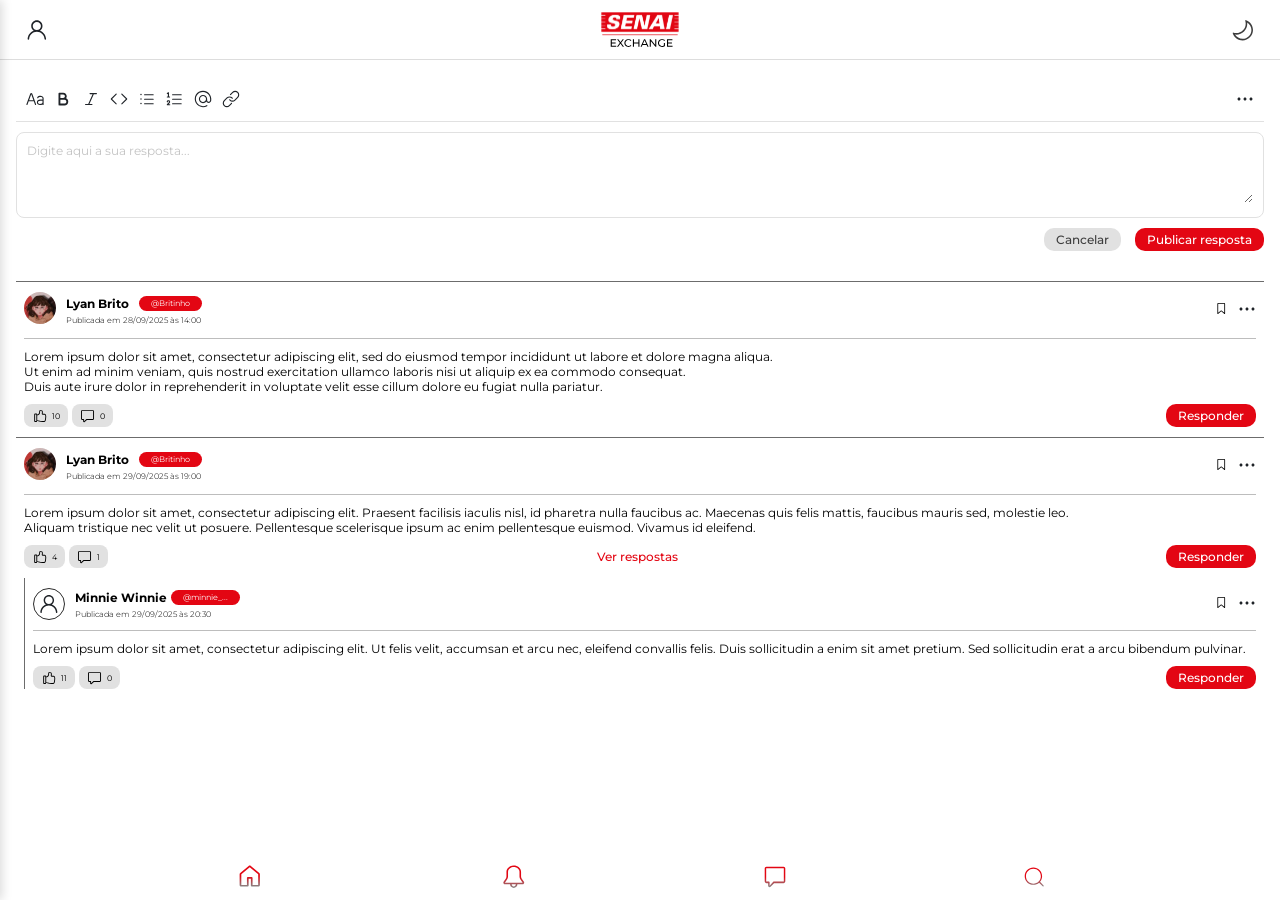
<file: src/pages/post-replies/post-replies-page.html>
<!DOCTYPE html>
<html lang="pt-BR">
  <head>
    <meta charset="UTF-8" />
    <meta name="viewport" content="width=device-width, initial-scale=1.0" />
    <title>Respostas da Publicação</title>
    <link rel="stylesheet" href="/src/styles/global.css" />
    <link rel="stylesheet" href="/src/pages/post-replies/style.css" />
    <link rel="stylesheet" href="/src/components/topMenu/topMenu.css" />
    <link rel="stylesheet" href="/src/components/navBar/navBar.css" />
    <link rel="stylesheet" href="/src/components/sideBar/style.css" />
  </head>
  <body>
    <header class="top-menu">
      <!-- Top menu -->
      <div class="icon-left">
        <button id="perfil-btn" class="icon-btn" aria-label="Perfil">
          <img
            id="perfil-icon"
            src="/src/assets/images/perfil.svg"
            alt="Perfil"
          />
        </button>
      </div>
      <div class="logo">
        <img
          id="logo-senai"
          src="/src/assets/images/logo-mini.svg"
          alt="Logo SENAI"
        />
      </div>
      <div class="icon-right">
        <button
          id="tema-escuro-toggle"
          class="icon-btn"
          aria-label="Alternar tema escuro"
        >
          <img
            id="tema"
            src="/src/assets/images/moon-icon.svg"
            alt="Tema Escuro"
          />
        </button>
      </div>
    </header>
    <main>
      <!-- Main content -->
      <section class="new-reply-container">
        <div class="formatting-options">
          <button type="button">
            <img
              src="/src/assets/images/font-icon.svg"
              alt="Ícone de um 'A' ao lado de um 'a'"
            />
          </button>
          <button type="button">
            <img
              src="/src/assets/images/bold-icon.svg"
              alt="Ícone de um 'B' em negrito"
            />
          </button>
          <button type="button">
            <img
              src="/src/assets/images/italic-icon.svg"
              alt="Ícone de um 'I' em itálico"
            />
          </button>
          <button type="button">
            <img
              src="/src/assets/images/code-addpost-icon.svg"
              alt="Ícone de um '<' ao lado de um '>'"
            />
          </button>
          <button type="button">
            <img
              src="/src/assets/images/menu-icon.svg"
              alt="Ícone de uma lista não ordenda"
            />
          </button>
          <button type="button">
            <img
              src="/src/assets/images/list-icon.svg"
              alt="Ícone de uma lista ordenada"
            />
          </button>
          <button type="button">
            <img
              src="/src/assets/images/mention-icon.svg"
              alt="Ícone de um '@'"
            />
          </button>
          <button type="button">
            <img
              src="/src/assets/images/link-icon.svg"
              alt="Ícone de uma corrente"
            />
          </button>
          <button id="other-options" type="button">
            <img
              src="/src/assets/images/other-options-icon.svg"
              alt="Ícone com 3 pontos"
            />
          </button>
        </div>
        <div class="type-new-reply-box">
          <textarea
            name="type-new-reply-box"
            id="type-new-reply-box"
            placeholder="Digite aqui a sua resposta..."
          ></textarea>
        </div>
        <div class="new-reply-buttons">
          <button id="cancel-reply-button" type="button">Cancelar</button>
          <button id="post-reply-button" type="submit">
            Publicar resposta
          </button>
        </div>
      </section>
      <section class="replies-section">
        <article class="single-reply">
          <div class="reply-header">
            <div class="profile-picture">
              <img
                src="/src/assets/images/britinho-profile-picture.jpeg"
                alt="Imagem de perfil de @Britinho"
              />
            </div>
            <div class="reply-info-container">
              <div class="user-info">
                <h2>Lyan Brito</h2>
                <button type="button">@Britinho</button>
              </div>
              <p>Publicada em 28/09/2025 às 14:00</p>
            </div>
            <div class="reply-options">
              <button type="button">
                <img
                  src="/src/assets/images/save-icon.svg"
                  alt="Ícone de um marcador"
                />
              </button>
              <button type="button">
                <img
                  src="/src/assets/images/other-options-icon.svg"
                  alt="Ícone com 3 pontos"
                />
              </button>
            </div>
          </div>
          <div class="reply-content">
            <p>
              Lorem ipsum dolor sit amet, consectetur adipiscing elit, sed do
              eiusmod tempor incididunt ut labore et dolore magna aliqua.
            </p>
            <p>
              Ut enim ad minim veniam, quis nostrud exercitation ullamco laboris
              nisi ut aliquip ex ea commodo consequat.
            </p>
            <p>
              Duis aute irure dolor in reprehenderit in voluptate velit esse
              cillum dolore eu fugiat nulla pariatur.
            </p>
          </div>
          <div class="reply-reactions">
            <button class="reaction-buttons" type="button">
              <img src="/src/assets/images/like-icon.svg" alt="" />10
            </button>
            <button class="reaction-buttons" type="button">
              <img src="/src/assets/images/comment-icon.svg" alt="" />0
            </button>
            <button id="answer-button" type="button">Responder</button>
          </div>
        </article>
        <article class="single-reply">
          <div class="reply-header">
            <div class="profile-picture">
              <img
                src="/src/assets/images/britinho-profile-picture.jpeg"
                alt="Imagem de perfil de @Britinho"
              />
            </div>
            <div class="reply-info-container">
              <div class="user-info">
                <h2>Lyan Brito</h2>
                <button type="button">@Britinho</button>
              </div>
              <p>Publicada em 29/09/2025 às 19:00</p>
            </div>
            <div class="reply-options">
              <button type="button">
                <img
                  src="/src/assets/images/save-icon.svg"
                  alt="Ícone de um marcador"
                />
              </button>
              <button type="button">
                <img
                  src="/src/assets/images/other-options-icon.svg"
                  alt="Ícone com 3 pontos"
                />
              </button>
            </div>
          </div>
          <div class="reply-content">
            <p>
              Lorem ipsum dolor sit amet, consectetur adipiscing elit. Praesent
              facilisis iaculis nisl, id pharetra nulla faucibus ac. Maecenas
              quis felis mattis, faucibus mauris sed, molestie leo.
            </p>
            <p>
              Aliquam tristique nec velit ut posuere. Pellentesque scelerisque
              ipsum ac enim pellentesque euismod. Vivamus id eleifend.
            </p>
          </div>
          <div class="reply-reactions">
            <button class="reaction-buttons" type="button">
              <img src="/src/assets/images/like-icon.svg" alt="" />4
            </button>
            <button class="reaction-buttons" type="button">
              <img src="/src/assets/images/comment-icon.svg" alt="" />1
            </button>
            <button id="check-replies-button" type="button">
              Ver respostas
            </button>
            <button id="answer-button" type="button">Responder</button>
          </div>
        </article>
        <article class="nested-reply">
          <div class="reply-header">
            <div class="profile-picture">
              <div class="profile-picture-stroke">
                <img
                  id="default-profile-picture"
                  src="/src/assets/images/perfil.svg"
                  alt="Imagem de perfil padrão com uma ilustração
							minimalista da silhueta de uma pessoa"
                />
              </div>
            </div>
            <div class="reply-info-container">
              <div class="user-info">
                <h2>Minnie Winnie</h2>
                <button type="button">@minnie_...</button>
              </div>
              <p>Publicada em 29/09/2025 às 20:30</p>
            </div>
            <div class="reply-options">
              <button type="button">
                <img
                  src="/src/assets/images/save-icon.svg"
                  alt="Ícone de um marcador"
                />
              </button>
              <button type="button">
                <img
                  src="/src/assets/images/other-options-icon.svg"
                  alt="Ícone com 3 pontos"
                />
              </button>
            </div>
          </div>
          <div class="reply-content">
            <p>
              Lorem ipsum dolor sit amet, consectetur adipiscing elit. Ut felis
              velit, accumsan et arcu nec, eleifend convallis felis. Duis
              sollicitudin a enim sit amet pretium. Sed sollicitudin erat a arcu
              bibendum pulvinar.
            </p>
          </div>
          <div class="reply-reactions">
            <button class="reaction-buttons" type="button">
              <img src="/src/assets/images/like-icon.svg" alt="" />11
            </button>
            <button class="reaction-buttons" type="button">
              <img src="/src/assets/images/comment-icon.svg" alt="" />0
            </button>
            <button id="answer-button" type="button">Responder</button>
          </div>
        </article>
      </section>
    </main>
    <footer>
      <!-- Navbar -->
      <div class="container-icons">
        <a href="/index.html">
          <img
            id="dark-theme-home"
            class="home-icons"
            src="/src/assets/images/home-icon.svg"
            alt="icone home para homepage"
          />
        </a>
        <a href="/src/pages/error/index.html">
          <img
            id="dark-theme-bell"
            class="bell-icon"
            src="/src/assets/images/bell-icon.svg"
            alt="icone de sino para notificações"
          />
        </a>
        <a href="/src/pages/error/index.html">
          <img
            id="dark-theme-chat"
            class="chat-icon"
            src="/src/assets/images/chat-icon.svg"
            alt="icone de chat para conversação"
          />
        </a>
        <a href="/src/pages/research/index.html">
          <img
            id="dark-theme-lens"
            class="lens-icon"
            src="/src/assets/images/lens-icon.svg"
            alt="icone de lupa para pesquisa"
          />
        </a>
      </div>
    </footer>
    <aside id="sidebar" class="sidebar">
      <div class="sidebar-header">
        <div class="profile-container">
          <img
            src="/src/assets/images/user-photo-sideBar.svg"
            alt="Foto de perfil"
            class="perfil-img"
          />
          <button id="close-menu" class="close-btn" aria-label="Fechar menu">
            <img src="/src/assets/images/north-star-24.svg" alt="Fechar" />
          </button>
        </div>

        <div class="user-profile">
          <h3>Lyan Brito</h3>
          <p>@Britinho</p>
        </div>
      </div>

      <div class="sidebar-nav">
        <a href="/src/pages/error/index.html">
          <img
            src="/src/assets/images/person-fill-24.svg"
            alt="Perfil"
            class="icon-menu"
          />
          Perfil
        </a>
        <a href="/src/pages/error/index.html">
          <img
            src="/src/assets/images/pencil-24.svg"
            alt="Rascunhos"
            class="icon-menu"
          />
          Rascunhos
        </a>
        <a href="/src/pages/error/index.html">
          <img
            src="/src/assets/images/save-sideaBar.svg"
            alt="Favoritos"
            class="icon-menu"
          />
          Favoritos
        </a>
        <a href="/src/pages/error/index.html">
          <img
            src="/src/assets/images/star-fill-24.svg"
            alt="Destaques"
            class="icon-menu"
          />
          Destaques
        </a>
        <a href="/src/pages/error/index.html">
          <img
            src="/src/assets/images/fire-24.svg"
            alt="Em alta"
            class="icon-menu"
          />
          Em alta
        </a>
      </div>

      <div class="sidebar-footer">
        <div class="sidebar-footer-content">
          <a href="/index.html" class="logout">
            <img src="/src/assets/images/sign-out.svg" alt="Sair" />
            Sair
          </a>
          <a
            href="/src/pages/helpPageServices/helpPageServices.html"
            class="support"
          >
            <img src="/src/assets/images/suport.svg" alt="Suporte" />
          </a>
        </div>
      </div>
    </aside>
    <script src="/src/scripts/script.js"></script>
  </body>
</html>
</file>
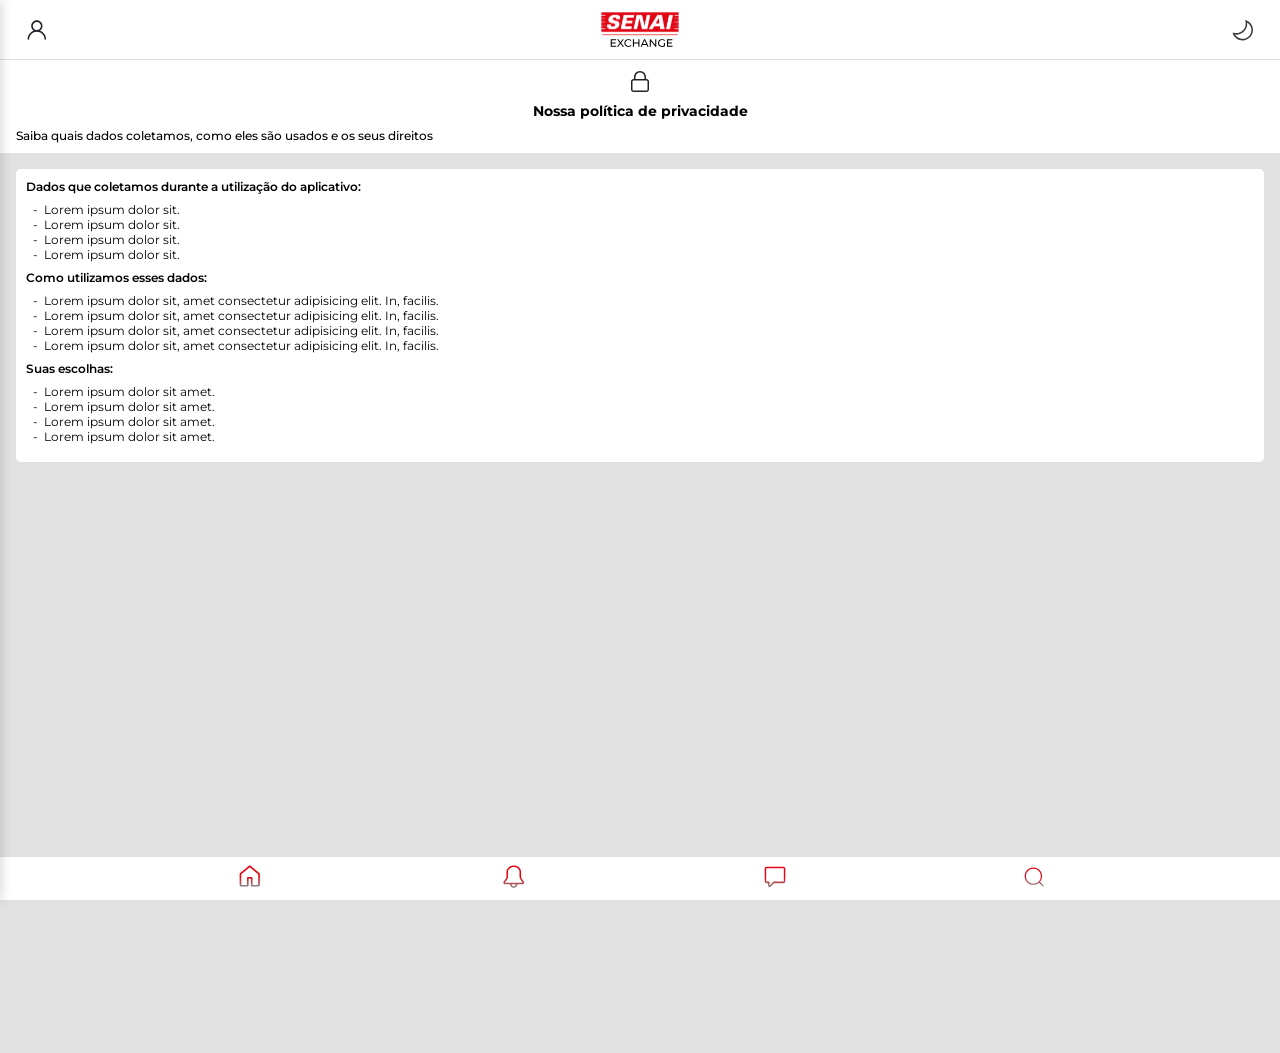
<file: src/pages/privacy-policy/privacy-policy-page.html>
<!DOCTYPE html>
<html lang="pt-BR">
  <head>
    <meta charset="UTF-8" />
    <meta name="viewport" content="width=device-width, initial-scale=1.0" />
    <title>Política de Privacidade</title>
    <link rel="stylesheet" href="/src/styles/global.css" />
    <link rel="stylesheet" href="/src/pages/privacy-policy/style.css" />
    <link rel="stylesheet" href="/src/components/topMenu/topMenu.css" />
    <link rel="stylesheet" href="/src/components/navBar/navBar.css" />
    <link rel="stylesheet" href="/src/components/sideBar/style.css" />
  </head>
  <body>
    <header class="top-menu">
      <!-- Top menu -->
      <div class="icon-left">
        <button id="perfil-btn" class="icon-btn" aria-label="Perfil">
          <img
            id="perfil-icon"
            src="/src/assets/images/perfil.svg"
            alt="Perfil"
          />
        </button>
      </div>
      <div class="logo">
        <img
          id="logo-senai"
          src="/src/assets/images/logo-mini.svg"
          alt="Logo SENAI"
        />
      </div>
      <div class="icon-right">
        <button
          id="tema-escuro-toggle"
          class="icon-btn"
          aria-label="Alternar tema escuro"
        >
          <img
            id="tema"
            src="/src/assets/images/moon-icon.svg"
            alt="Tema Escuro"
          />
        </button>
      </div>
    </header>
    <main>
      <!-- Main content -->
      <section class="page-heading">
        <img src="/src/assets/images/lock-icon.svg" alt="Ícone de um cadeado"/>
        <h1>Nossa política de privacidade</h1>
        <p>
          Saiba quais dados coletamos, como eles são usados e os seus direitos
        </p>
      </section>
      <section class="page-content-container">
        <div class="page-content">
          <p>Dados que coletamos durante a utilização do aplicativo:</p>
          <ul>
            <li>Lorem ipsum dolor sit.</li>
            <li>Lorem ipsum dolor sit.</li>
            <li>Lorem ipsum dolor sit.</li>
            <li>Lorem ipsum dolor sit.</li>
          </ul>
          <p>Como utilizamos esses dados:</p>
          <ul>
            <li>
              Lorem ipsum dolor sit, amet consectetur adipisicing elit. In,
              facilis.
            </li>
            <li>
              Lorem ipsum dolor sit, amet consectetur adipisicing elit. In,
              facilis.
            </li>
            <li>
              Lorem ipsum dolor sit, amet consectetur adipisicing elit. In,
              facilis.
            </li>
            <li>
              Lorem ipsum dolor sit, amet consectetur adipisicing elit. In,
              facilis.
            </li>
          </ul>
          <p>Suas escolhas:</p>
          <ul>
            <li>Lorem ipsum dolor sit amet.</li>
            <li>Lorem ipsum dolor sit amet.</li>
            <li>Lorem ipsum dolor sit amet.</li>
            <li>Lorem ipsum dolor sit amet.</li>
          </ul>
        </div>
      </section>
    </main>
    <footer>
      <!-- Navbar -->
      <div class="container-icons">
        <a href="/index.html">
          <img
            id="dark-theme-home"
            class="home-icons"
            src="/src/assets/images/home-icon.svg"
            alt="icone home para homepage"
          />
        </a>
        <a href="/src/pages/error/index.html">
          <img
            id="dark-theme-bell"
            class="bell-icon"
            src="/src/assets/images/bell-icon.svg"
            alt="icone de sino para notificações"
          />
        </a>
        <a href="/src/pages/error/index.html">
          <img
            id="dark-theme-chat"
            class="chat-icon"
            src="/src/assets/images/chat-icon.svg"
            alt="icone de chat para conversação"
          />
        </a>
        <a href="/src/pages/research/index.html">
          <img
            id="dark-theme-lens"
            class="lens-icon"
            src="/src/assets/images/lens-icon.svg"
            alt="icone de lupa para pesquisa"
          />
        </a>
      </div>
    </footer>
    <aside id="sidebar" class="sidebar">
      <div class="sidebar-header">
        <div class="profile-container">
          <img
            src="/src/assets/images/user-photo-sideBar.svg"
            alt="Foto de perfil"
            class="perfil-img"
          />
          <button id="close-menu" class="close-btn" aria-label="Fechar menu">
            <img src="/src/assets/images/north-star-24.svg" alt="Fechar" />
          </button>
        </div>

        <div class="user-profile">
          <h3>Lyan Brito</h3>
          <p>@Britinho</p>
        </div>
      </div>

      <div class="sidebar-nav">
        <a href="/src/pages/error/index.html">
          <img
            src="/src/assets/images/person-fill-24.svg"
            alt="Perfil"
            class="icon-menu"
          />
          Perfil
        </a>
        <a href="/src/pages/error/index.html">
          <img
            src="/src/assets/images/pencil-24.svg"
            alt="Rascunhos"
            class="icon-menu"
          />
          Rascunhos
        </a>
        <a href="/src/pages/error/index.html">
          <img
            src="/src/assets/images/save-sideaBar.svg"
            alt="Favoritos"
            class="icon-menu"
          />
          Favoritos
        </a>
        <a href="/src/pages/error/index.html">
          <img
            src="/src/assets/images/star-fill-24.svg"
            alt="Destaques"
            class="icon-menu"
          />
          Destaques
        </a>
        <a href="/src/pages/error/index.html">
          <img
            src="/src/assets/images/fire-24.svg"
            alt="Em alta"
            class="icon-menu"
          />
          Em alta
        </a>
      </div>

      <div class="sidebar-footer">
        <div class="sidebar-footer-content">
          <a href="/index.html" class="logout">
            <img src="/src/assets/images/sign-out.svg" alt="Sair" />
            Sair
          </a>
          <a href="/src/pages/helpPageServices/helpPageServices.html" class="support">
            <img src="/src/assets/images/suport.svg" alt="Suporte" />
          </a>
        </div>
      </div>
    </aside>
    <script src="/src/scripts/script.js"></script>
  </body>
</html>
</file>
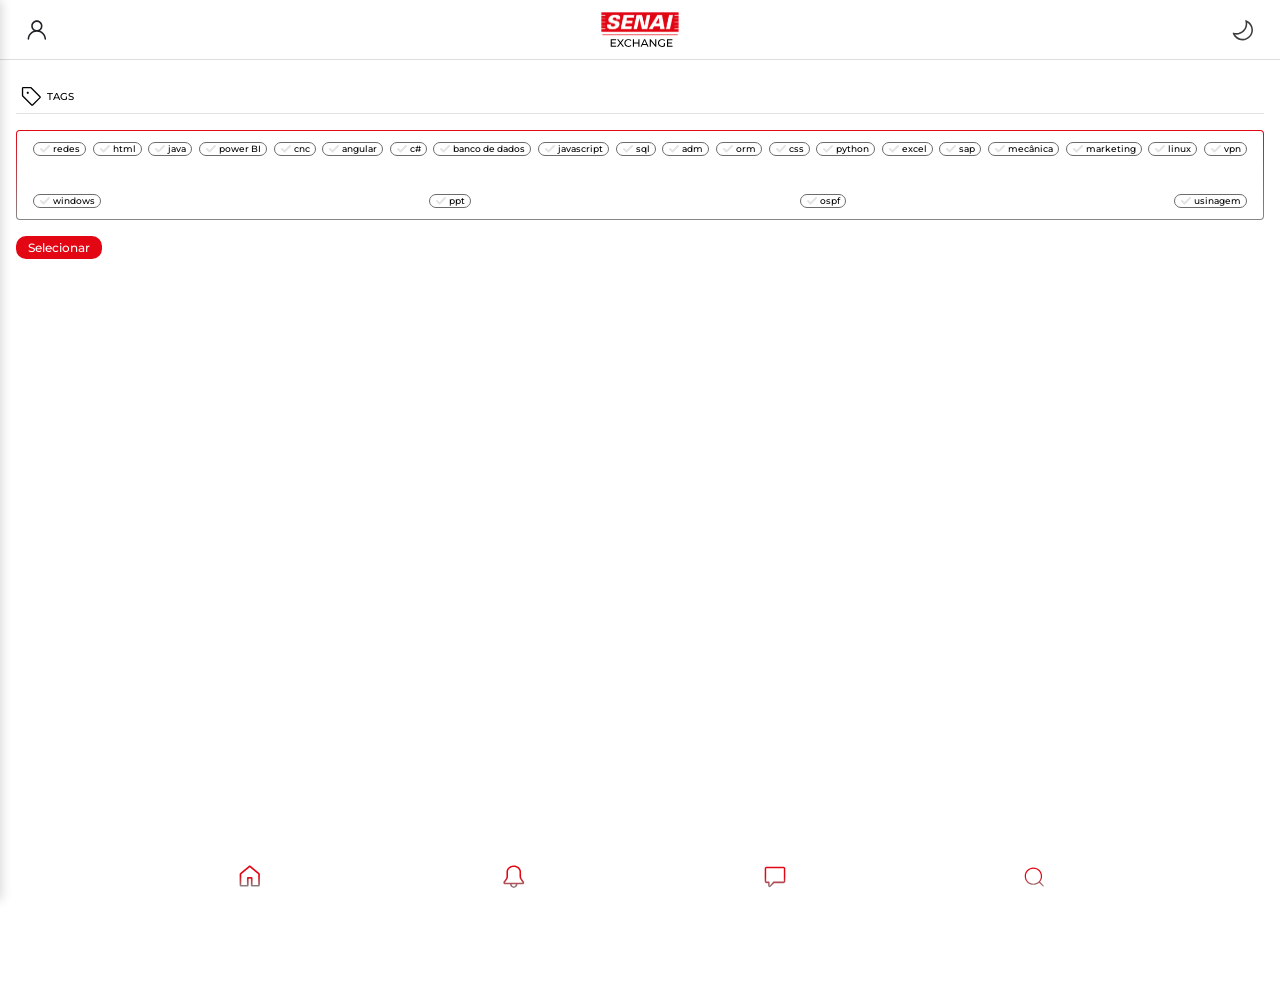
<file: src/pages/tags/tags-page.html>
<!DOCTYPE html>
<html lang="pt-BR">
  <head>
    <meta charset="UTF-8" />
    <meta name="viewport" content="width=device-width, initial-scale=1.0" />
    <title>Tags</title>
    <link rel="stylesheet" href="/src/styles/global.css" />
    <link rel="stylesheet" href="/src/pages/tags/style.css" />
    <link rel="stylesheet" href="/src/components/topMenu/topMenu.css" />
    <link rel="stylesheet" href="/src/components/navBar/navBar.css" />
    <link rel="stylesheet" href="/src/components/sideBar/style.css" />
  </head>
  <body>
    <header class="top-menu">
      <!-- Top menu -->
      <div class="icon-left">
        <button id="perfil-btn" class="icon-btn" aria-label="Perfil">
          <img
            id="perfil-icon"
            src="/src/assets/images/perfil.svg"
            alt="Perfil"
          />
        </button>
      </div>
      <div class="logo">
        <img
          id="logo-senai"
          src="/src/assets/images/logo-mini.svg"
          alt="Logo SENAI"
        />
      </div>
      <div class="icon-right">
        <button
          id="tema-escuro-toggle"
          class="icon-btn"
          aria-label="Alternar tema escuro"
        >
          <img
            id="tema"
            src="/src/assets/images/moon-icon.svg"
            alt="Tema Escuro"
          />
        </button>
      </div>
    </header>
    <main>
      <!-- Main content -->
      <section class="page-heading">
        <img
          src="/src/assets/images/tag-icon.svg"
          alt="Ícone de uma etiqueta"
        />
        <h1>TAGS</h1>
      </section>
      <div class="tags-wrapper">
        <button type="button">
          <img
            src="/src/assets/images/check-icon.svg"
            alt="Ícone de um visto"
          />redes
        </button>
        <button type="button">
          <img
            src="/src/assets/images/check-icon.svg"
            alt="Ícone de um visto"
          />html
        </button>
        <button type="button">
          <img
            src="/src/assets/images/check-icon.svg"
            alt="Ícone de um visto"
          />java
        </button>
        <button type="button">
          <img
            src="/src/assets/images/check-icon.svg"
            alt="Ícone de um visto"
          />power BI
        </button>
        <button type="button">
          <img
            src="/src/assets/images/check-icon.svg"
            alt="Ícone de um visto"
          />cnc
        </button>
        <button type="button">
          <img
            src="/src/assets/images/check-icon.svg"
            alt="Ícone de um visto"
          />angular
        </button>
        <button type="button">
          <img
            src="/src/assets/images/check-icon.svg"
            alt="Ícone de um visto"
          />c#
        </button>
        <button type="button">
          <img
            src="/src/assets/images/check-icon.svg"
            alt="Ícone de um visto"
          />banco de dados
        </button>
        <button type="button">
          <img
            src="/src/assets/images/check-icon.svg"
            alt="Ícone de um visto"
          />javascript
        </button>
        <button type="button">
          <img
            src="/src/assets/images/check-icon.svg"
            alt="Ícone de um visto"
          />sql
        </button>
        <button type="button">
          <img
            src="/src/assets/images/check-icon.svg"
            alt="Ícone de um visto"
          />adm
        </button>
        <button type="button">
          <img
            src="/src/assets/images/check-icon.svg"
            alt="Ícone de um visto"
          />orm
        </button>
        <button type="button">
          <img
            src="/src/assets/images/check-icon.svg"
            alt="Ícone de um visto"
          />css
        </button>
        <button type="button">
          <img
            src="/src/assets/images/check-icon.svg"
            alt="Ícone de um visto"
          />python
        </button>
        <button type="button">
          <img
            src="/src/assets/images/check-icon.svg"
            alt="Ícone de um visto"
          />excel
        </button>
        <button type="button">
          <img
            src="/src/assets/images/check-icon.svg"
            alt="Ícone de um visto"
          />sap
        </button>
        <button type="button">
          <img
            src="/src/assets/images/check-icon.svg"
            alt="Ícone de um visto"
          />mecânica
        </button>
        <button type="button">
          <img
            src="/src/assets/images/check-icon.svg"
            alt="Ícone de um visto"
          />marketing
        </button>
        <button type="button">
          <img
            src="/src/assets/images/check-icon.svg"
            alt="Ícone de um visto"
          />linux
        </button>
        <button type="button">
          <img
            src="/src/assets/images/check-icon.svg"
            alt="Ícone de um visto"
          />vpn
        </button>
        <button type="button">
          <img
            src="/src/assets/images/check-icon.svg"
            alt="Ícone de um visto"
          />windows
        </button>
        <button type="button">
          <img
            src="/src/assets/images/check-icon.svg"
            alt="Ícone de um visto"
          />ppt
        </button>
        <button type="button">
          <img
            src="/src/assets/images/check-icon.svg"
            alt="Ícone de um visto"
          />ospf
        </button>
        <button type="button">
          <img
            src="/src/assets/images/check-icon.svg"
            alt="Ícone de um visto"
          />usinagem
        </button>
      </div>
      <a href="/index.html">
        <button id="select-tag-button" type="button">Selecionar</button>
      </a>
    </main>
    <footer>
      <!-- Navbar -->
      <div class="container-icons">
        <a href="/index.html">
          <img
            id="dark-theme-home"
            class="home-icons"
            src="/src/assets/images/home-icon.svg"
            alt="icone home para homepage"
          />
        </a>
        <a href="/src/pages/error/index.html">
          <img
            id="dark-theme-bell"
            class="bell-icon"
            src="/src/assets/images/bell-icon.svg"
            alt="icone de sino para notificações"
          />
        </a>
        <a href="/src/pages/error/index.html">
          <img
            id="dark-theme-chat"
            class="chat-icon"
            src="/src/assets/images/chat-icon.svg"
            alt="icone de chat para conversação"
          />
        </a>
        <a href="/src/pages/research/index.html">
          <img
            id="dark-theme-lens"
            class="lens-icon"
            src="/src/assets/images/lens-icon.svg"
            alt="icone de lupa para pesquisa"
          />
        </a>
      </div>
    </footer>
    <aside id="sidebar" class="sidebar">
      <div class="sidebar-header">
        <div class="profile-container">
          <img
            src="/src/assets/images/user-photo-sideBar.svg"
            alt="Foto de perfil"
            class="perfil-img"
          />
          <button id="close-menu" class="close-btn" aria-label="Fechar menu">
            <img src="/src/assets/images/north-star-24.svg" alt="Fechar" />
          </button>
        </div>

        <div class="user-profile">
          <h3>Lyan Brito</h3>
          <p>@Britinho</p>
        </div>
      </div>

      <div class="sidebar-nav">
        <a href="/src/pages/error/index.html">
          <img
            src="/src/assets/images/person-fill-24.svg"
            alt="Perfil"
            class="icon-menu"
          />
          Perfil
        </a>
        <a href="/src/pages/error/index.html">
          <img
            src="/src/assets/images/pencil-24.svg"
            alt="Rascunhos"
            class="icon-menu"
          />
          Rascunhos
        </a>
        <a href="/src/pages/error/index.html">
          <img
            src="/src/assets/images/save-sideaBar.svg"
            alt="Favoritos"
            class="icon-menu"
          />
          Favoritos
        </a>
        <a href="/src/pages/error/index.html">
          <img
            src="/src/assets/images/star-fill-24.svg"
            alt="Destaques"
            class="icon-menu"
          />
          Destaques
        </a>
        <a href="/src/pages/error/index.html">
          <img
            src="/src/assets/images/fire-24.svg"
            alt="Em alta"
            class="icon-menu"
          />
          Em alta
        </a>
      </div>

      <div class="sidebar-footer">
        <div class="sidebar-footer-content">
          <a href="/index.html" class="logout">
            <img src="/src/assets/images/sign-out.svg" alt="Sair" />
            Sair
          </a>
          <a
            href="/src/pages/helpPageServices/helpPageServices.html"
            class="support"
          >
            <img src="/src/assets/images/suport.svg" alt="Suporte" />
          </a>
        </div>
      </div>
    </aside>

    <script src="/src/scripts/script.js"></script>
  </body>
</html>
</file>
<file: src/styles/global.css>
/* reset do html -  todo mundo importa isso */
@import url("https://fonts.googleapis.com/css2?family=Montserrat:ital,wght@0,100..900;1,100..900&display=swap");
@import url("/src/styles/library.css");
* {
  padding: 0;
  margin: 0;
  box-sizing: border-box;
  text-decoration: none;
  background: none;
  border: none;
  font-family: "Montserrat", sans-serif;
}
</file>
<file: src/styles/style.css>
/* css pessoal de cada página */
/* @media (max-width: 500px) { */
@import url(global.css);

body {
  width: 100%;
  display: flex;
  flex-direction: column;
  height: 100vh;
  justify-content: space-between;
  align-items: center;
}

.main-home {
  display: flex;
  flex-direction: column;
  justify-content: center;
  align-items: center;
  gap: 20px;
  align-self: stretch;
}

main {
  width: 95%;
  display: flex;
  flex-direction: column;
  align-items: center;
  gap: 12px;
}

.buttons-filter {
  width: 93.1147540984%;
  display: flex;
  gap: 10px;
  padding: 3px 0;
  justify-content: center;
  align-items: center;
  border-bottom: 1px solid var(--white-background-color);
}

.tags {
  font-size: 7.23px;
  font-weight: 600;
  padding: 2px 10px;
  color: var(--white-secundary-color);
  border-radius: 1px;
}

#program {
  background-color: var(--orange-program-color);
}

#c {
  background-color: var(--blue-c-color);
}

#console {
  background-color: var(--yellow-console-color);
}

#java {
  background-color: var(--orange-java-color);
}

#linux {
  background-color: var(--red-linux-color);
}
#filter-image {
  height: 13px;
}

.post-containter {
  display: flex;
  padding: 0 8.58px;
  flex-direction: column;
  justify-content: center;
  align-items: center;
  gap: 4.364px;
  border-radius: 9.47px;
  border: 1px solid var(--gray-border-color);
}

.top-post {
  display: flex;
  width: 100%;
  padding: 12.311px 0;
  flex-direction: column;
  align-items: center;
  gap: 4.735px;
}

.top-post h5 {
  width: 280.318px;
  grid-row: 1 / span 1;
  grid-column: 1 / span 1;
  color: var(--black-tertiary-color);
  font-size: 11.438px;
  font-style: normal;
  font-weight: 400;
  line-height: 13.258px;
  text-align: justify;
}

.infos-post {
  display: flex;
  width: 286px;
  justify-content: space-between;
  align-items: flex-start;
}
.perfil-post {
  display: flex;
  align-items: center;
  gap: 8.523px;
}

.infos-perfil {
  display: flex;
  width: 104.172px;
  flex-direction: column;
  align-items: flex-start;
}

.infos-perfil p {
  color: var(--black-tertiary-color);
  font-size: 7.576px;
  font-style: normal;
  font-weight: 400;
  align-self: stretch;
}

.infos-perfil h5 {
  color: var(--gray-secondary-text-color);
  font-size: 11.364px;
  font-style: normal;
  font-weight: 400;
  line-height: 150%; /* 17.046px */
  letter-spacing: 0.474px;
  height: 13.258px;
  align-self: stretch;
}

.perfil-post img {
  width: 22.728px;
  height: 22.728px;
  border-radius: 100px;
}

.footer-post {
  display: flex;
  padding: 5.682px 0;
  justify-content: center;
  align-items: center;
  gap: 17.046px;
  align-self: stretch;
  border-top: 0.947px solid var(--gray-border-color);
}

.like-post {
  display: flex;
  align-items: center;
  gap: 4.735px;
}

.buttons-post,
.buttons-post-save {
  display: inline-flex;
  align-items: center;
  justify-content: center;
  gap: 4px;
  padding: 2px 6px;
  border-radius: 12px;
  background: var(--white-background-color);
  color: var(--black-tertiary-color);
  font-size: 6px;
  font-weight: 400;
  line-height: 1;
  border: none;
}

.buttons-post img,
.buttons-post-save img {
  width: 10px;
  height: 10px;
  display: block;
}

.like-post {
  display: flex;
  align-items: center;
  gap: 6px;
}

.footer-post {
  display: flex;
  padding: 5px 0;
  justify-content: space-between;
  align-items: center;
  gap: 12px;
  border-top: 1px solid var(--gray-border-color);
  width: 100%;
}

.filters-post {
  display: flex;
  justify-content: center;
  align-items: center;
  gap: 6.629px;
}

.tags-post {
  display: flex;
  padding: 0.947px 6.629px;
  justify-content: center;
  align-items: center;
  border-radius: 0.607px;
  color: var(--white-secundary-color);

  font-size: 6.066px;
  font-style: normal;
  font-weight: 600;
  line-height: 8.493px;
}

footer {
  display: flex;
  width: 100%;
  flex-direction: column;
  height: 99.19px;
  justify-content: center;
  align-items: flex-end;
  gap: 8px;
  flex-shrink: 0;
}
.navbar {
  display: flex;
  padding: 320px, 43px;
  width: 100%;
  height: 43px;
  justify-content: center;
  align-items: center;
}

.container-icons {
  position: fixed;
  bottom: 0;
  display: flex;
  justify-content: center;
  align-items: center;
  justify-content: space-evenly;
  width: 100%;
  height: 43px;
  background-color: var(--white-secundary-color);

  transition: background 0.2s, transform 0.2s;
}

.home-icon {
  width: 27px;
  height: 27px;
}

.bell-icon {
  width: 26px;
  height: 26px;
}

.chat-icon {
  width: 24.5px;
  height: 24.5px;
}

.lens-icon {
  width: 20px;
  height: 20px;
}

.btn-post {
  display: flex;
  padding-right: 19.81px;
  align-items: center;
  gap: 10px;
}

#addpost {
  width: 48.19px;
  height: 48.19px;
  flex-shrink: 0;
  border-radius: 50px;
  background: var(--red-primary-color);
  box-shadow: 0 4px 4px 0 rgba(0, 0, 0, 0.25);
  display: flex;
  align-items: center;
  justify-content: center;
}

body.dark-mode {
  background-color: var(--dark-background-color);
  color: var(--dark-text-color);
}

body.dark-mode .main-home {
  background-color: var(--dark-card-color);
}

body.dark-mode .post-containter {
  background-color: var(--dark-card-color);
  border: 1px solid var(--dark-border-color);
}

body.dark-mode .top-post h5 {
  color: var(--white-soft-color);
}

body.dark-mode .infos-perfil h5,
body.dark-mode .infos-perfil p {
  color: var(--gray-light-text-color);
}

body.dark-mode .buttons-post,
body.dark-mode .buttons-post-save {
  background: var(--dark-border-color);
  color: var(--white-soft-color);
}

body.dark-mode .buttons-post img,
body.dark-mode .buttons-post-save img {
  filter: invert(1);
}

body.dark-mode .tags,
body.dark-mode .tags-post {
  opacity: 0.9;
  filter: brightness(1.2);
}

body.dark-mode .footer-post {
  border-top: 1px solid var(--dark-border-color);
}

body.dark-mode footer {
  background-color: var(--dark-card-color);
}

body.dark-mode #addpost {
  background-color: var(--red-primary-color);
  box-shadow: 0 0 8px var(--red-primary-transparent);
}

body.dark-mode main img[src$=".svg"],
body.dark-mode main svg,
body.dark-mode main svg * {
  filter: invert(1) brightness(1.4) contrast(1.2);
  stroke: var(--white-secundary-color) !important;
  fill: var(--white-secundary-color) !important;
}

body.dark-mode .container-icons {
  background: var(--dark-surface-color);
}

body.dark-mode .container-icons img {
  filter: none !important;
  -webkit-filter: none !important;
  mix-blend-mode: normal !important;
  background: none !important;
}

body.dark-mode .container-icons img {
  filter: brightness(0) invert(1) !important;
}
</file>
<file: src/components/sideBar/style.css>
@import url("/src/styles/global.css");

/* ===== SIDEBAR (hamburger) ===== */
.sidebar {
  display: flex;
  position: fixed;
  top: 0;
  left: -300px;
  width: 300px;
  height: 100vh;
  background: var(--white-secundary-color);
  box-shadow: 2px 0 10px rgba(0, 0, 0, 0.15);
  transition: left 0.3s ease;
  flex-direction: column;
  gap: 18px;
  z-index: 2000;
}

/* ===== Cabeçalho ===== */
.sidebar-header {
  display: flex;
  justify-content: space-between;
  padding: 15px 15px 0px 15px;
  flex-direction: column;
  gap: 12px;
}

.profile-container {
  display: flex;
  justify-content: center;
  justify-content: space-between;
}

.perfil-img {
  width: 32px;
  height: 32px;
  object-fit: cover;
}

.user-profile {
  display: flex;
  flex-direction: column;
  gap: 5px;
}

.user-profile > h3 {
  color: #000;
  font-family: Montserrat;
  font-size: 15px;
  font-style: normal;
  font-weight: 600;
  line-height: 14px;
}

.user-profile > p {
  color: var(--Black-100, #515151);
  font-family: Montserrat;
  font-size: 12px;
  font-style: normal;
  font-weight: 500;
  line-height: 14px;
}

.close-btn {
  background: none;
  border: none;
  cursor: pointer;
}

.close-btn img {
  width: 20px;
  height: 20px;
}

/* ===== Navegação ===== */
.sidebar-nav {
  display: flex;
  flex-direction: column;
  padding: 10px 0;
  border-bottom: 1px solid #e6e6e6;
  padding: 0px 15px 50px 15px;
  gap: 12px;
}

.sidebar-nav a {
  display: flex;
  align-items: center;

  gap: 8px;
  color: var(--black-text-color);
  font-size: 15px;
  text-decoration: none;
  transition: background 0.2s ease;

  font-family: Montserrat;
  font-size: 15px;
  font-style: normal;
  font-weight: 400;
  line-height: 14px;
}

.sidebar-nav a:hover {
  background: #f5f5f5;
}

.icon-menu {
  width: 20px;
  height: 20px;
}

/* ===== Rodapé ===== */
.sidebar-footer {
  display: flex;
  padding: 0px 15px 10px 15px;
  justify-content: flex-end;
  flex-direction: column;
  flex: 1 0 0;
}

.sidebar-footer-content {
  display: flex;
  flex-direction: row;
  justify-content: space-between;
  align-items: center;
}

.sidebar-footer > a {
  display: flex;
  align-items: center;
  gap: 4px;
  text-decoration: none;
}

.logout {
  color: var(--Battleship-Gray-300, #4d4d4d);
  font-family: Montserrat;
  font-size: 12.95px;
  font-style: normal;
  font-weight: 500;
  line-height: 14px;
  display: flex;
  align-items: center;
  gap: 4px;
}

.support > img {
  width: 20px;
  height: 20px;
}

/* ===== Overlay (escurecido) ===== */
.overlay {
  position: fixed;
  top: 0;
  left: 0;
  width: 100%;
  height: 100%;
  background: rgba(0, 0, 0, 0.4);
  opacity: 0;
  visibility: hidden;
  transition: opacity 0.3s ease;
  z-index: 1;
}

.overlay .active {
  opacity: 1;
  visibility: visible;
}

/* ===== Tema Escuro ===== */
body.dark-mode .sidebar {
  background-color: #1e1e1e;
}

body.dark-mode .user-profile h3 {
  color: #f1f1f1;
}

body.dark-mode .sidebar-nav a {
  color: black;
}

body.dark-mode .sidebar-nav a:hover {
  background-color: #f0f0f0;
}

body.dark-mode .logout {
  color: var(--white-secundary-color);
}

body.dark-mode .sidebar-nav > a {
  filter: invert();
}

body.dark-mode .close-btn {
  filter: invert();
}

body.dark-mode .profile-container > img {
  filter: none;
}

/* ===== Responsividade ===== */
@media (max-width: 568px) {
  .sidebar {
    width: 220px;
    left: -220px;
  }

  .sidebar.open {
    left: 0;
  }
}

@media (min-width: 1024px) {
  .sidebar {
    width: 320px;
    left: -320px;
  }

  .sidebar.open {
    left: 0;
  }

  .sidebar-nav a {
    font-size: 16px;
  }

  .user-profile > h3 {
    font-size: 16px;
  }
}
</file>
<file: src/components/topMenu/topMenu.css>
.top-menu {
  display: flex;
  flex-direction: row;
  align-items: center;
  justify-content: space-between;
  background: #fff;
  border-bottom: 1px solid #ddd;
  padding: 10px 20px;
  height: 60px;
  width: 100%;
  box-sizing: border-box;
  transition: background 0.3s, color 0.3s;
}
.icon-left, .icon-right, .logo {
  display: flex;
  align-items: center;
  justify-content: center;
}

.icon-btn {
  all: unset; 
  background: none;
  border: none;
  cursor: pointer;
  padding: 4px;
  border-radius: 8px;
  transition: background 0.2s, transform 0.2s;
}

.icon-btn:hover {
  background: rgba(0, 0, 0, 0.05);
  transform: scale(1.05);
}

.icon-btn img {
  width: 26px;
  height: 26px;
  display: block;
}

.logo img {
  height: 36px;
  width: auto;
}

body.dark-mode {
  background: #1e1e1e;
  color: #f5f5f5;
}

body.dark-mode .top-menu {
  background: #2b2b2b;
  border-color: #444;
}

body.dark-mode .icon-btn:hover {
  background: rgba(255, 255, 255, 0.1);
}

@media (max-width: 600px) {
  .top-menu {
    padding: 8px 12px;
    height: 50px;
  }

  .logo img {
    height: 28px;
  }

  .icon-btn img {
    width: 22px;
    height: 22px;
  }

}
</file>
<file: src/components/navBar/navBar.css>
@import url("/src/styles/global.css");

footer{
display: flex;
padding: 320px, 43px;
width: 100%;
height: 43px;
justify-content: center;
align-items: center;

}

.container-icons{
position: fixed;
bottom: 0;
display: flex;
justify-content: center;
align-items: center;
justify-content:space-evenly;
width: 100%;
height: 43px;
background-color: white;

 transition: background 0.2s, transform 0.2s;
}

.home-icon{
width: 27px;
height: 27px;

}

.bell-icon{
width: 26px;
height: 26px;

}

.chat-icon{
width: 24.5px;
height: 24.5px;
}

.lens-icon{
width: 20px;
height: 20px;

}

body.dark-mode .container-icons{
 background: #2b2b2b;

}
</file>
<file: src/pages/error/style.css>
@import url(/src/styles/global.css);

body {
  display: flex;
  flex-direction: column;
  background-color: var(--white-background-color);
  justify-content: space-between;
  height: 100vh;
}

main {
  display: flex;
  flex-direction: column;
  height: 146px;
  justify-content: center;
  align-items: center;
  align-self: stretch;
  background: var(--white-secundary-color);
}

.error-section {
  display: flex;
  flex-direction: column;
  justify-content: center;
  align-items: center;
  gap: 16px;
  align-self: stretch;
}

.text {
  display: flex;
  flex-direction: column;
  align-items: center;
  gap: 7px;
}

.text h1 {
  color: var(--black-tertiary-color);
  text-align: center;
  font-size: 15px;
  font-style: normal;
  font-weight: 700;
  line-height: 20px;
  letter-spacing: 0.3px;
}

.text h4 {
  color: var(--gray-secondary-text-color);
  text-align: center;
  font-size: 10px;
  font-style: normal;
  font-weight: 400;
  line-height: 14px;
}

footer {
  display: flex;
  width: 100%;
  flex-direction: column;
  height: 99.19px;
  justify-content: center;
  align-items: flex-end;
  gap: 8px;
  flex-shrink: 0;
}

#btnreload {
  display: flex;
  padding: 4px 16px;
  flex-direction: column;
  justify-content: center;
  align-items: center;
  border-radius: 50px;
  background: var(--red-primary-color);
  color: var(--white-secundary-color);
  text-align: center;
  font-size: 12px;
  font-style: normal;
  font-weight: 500;
  line-height: 20px;
  letter-spacing: -0.24px;
}

.btn-post {
  display: flex;
  padding-right: 19.81px;
  align-items: center;
  gap: 10px;
}

#addpost {
  width: 48.19px;
  height: 48.19px;
  flex-shrink: 0;
  border-radius: 50px;
  background: var(--red-primary-color);
  box-shadow: 0 4px 4px 0 rgba(0, 0, 0, 0.25);
  display: flex;
  align-items: center;
  justify-content: center;
}

.navbar {
  display: flex;
  padding: 320px, 43px;
  width: 100%;
  height: 43px;
  justify-content: center;
  align-items: center;
}

.container-icons {
  position: fixed;
  bottom: 0;
  display: flex;
  justify-content: space-evenly;
  align-items: center;
  width: 100%;
  height: 43px;
  background-color: var(--white-secundary-color);
  transition: background 0.2s, transform 0.2s;
}

.home-icon {
  width: 27px;
  height: 27px;
}

.bell-icon {
  width: 26px;
  height: 26px;
}

.chat-icon {
  width: 24.5px;
  height: 24.5px;
}

.lens-icon {
  width: 20px;
  height: 20px;
}

body.dark-mode {
  background-color: var(--dark-background-color);
  color: var(--dark-text-color);
}

body.dark-mode main {
  background-color: var(--dark-card-color);
}

body.dark-mode .text h1 {
  color: var(--white-soft-color);
}

body.dark-mode .text h4 {
  color: var(--gray-light-text-color);
}

body.dark-mode #btnreload {
  background-color: var(--red-primary-color);
  color: var(--white-secundary-color);
  box-shadow: 0 0 8px var(--red-primary-transparent);
}

body.dark-mode footer {
  background-color: var(--dark-card-color);
}

body.dark-mode .container-icons {
  background: var(--dark-surface-color);
}

body.dark-mode .container-icons img {
  filter: brightness(0) invert(1) !important;
}
</file>
<file: src/pages/post/style.css>
@import url(/src/styles/global.css);

.top-add-post {
  display: flex;
  padding: 10px 16px;
  flex-direction: column;
  align-items: center;
  gap: 8px;
  align-self: stretch;
}

.all-page {
  display: flex;
  flex-direction: column;
  align-items: center;
  justify-content: flex-start;
  min-height: calc(100vh - 43px);
  box-sizing: border-box;
}

.top-add-post h1 {
  color: var(--black-tertiary-color);
  font-size: 14px;
  font-style: normal;
  font-weight: 700;
  line-height: 125%; /* 17.5px */
  text-align: center;
}

.insert-infos-post {
  display: flex;
  padding: 10px 16px;
  flex-direction: column;
  align-items: center;
  gap: 8px;
  flex: 1 0 0;
  align-self: stretch;
  background: var(--white-background-color);
}

form {
  display: flex;
  flex-direction: column;
  align-items: flex-start;
  gap: 8px;
  align-self: stretch;
}

fieldset {
  display: flex;
  flex-direction: column;
  align-items: flex-start;
  gap: 8px;
  align-self: stretch;
}

label {
  color: var(--black-tertiary-color);
  font-size: 12px;
  font-style: normal;
  font-weight: 500;
  line-height: 125%; /* 15px */
  align-self: stretch;
}

input::placeholder {
  color: var(--gray-placeholder-color);
  font-size: 12px;
  font-style: normal;
  font-weight: 500;
  line-height: 125%; /* 15px */
}

#title,
#tags {
  display: flex;
  padding: 10px;
  align-items: flex-start;
  gap: 10px;
  align-self: stretch;
  border-radius: 10px;
  background: var(--white-secundary-color);
}

.input-wrapper {
  display: flex;
  padding: 5px 10px 10px 10px;
  align-items: flex-start;
  gap: 10px;
  align-self: stretch;
  border-radius: 10px;
  background: var(--white-secundary-color);
  flex-direction: column;
}

#text {
  display: flex;
  align-items: flex-start;
  gap: 10px;
  align-self: stretch;
  background: var(--white-secundary-color);
}

.icons {
  display: flex;
  flex-wrap: wrap;
  width: 100%;
  padding: 5px 10px;
  align-items: center;
  gap: 10px;
  border-bottom: 1px solid var(--white-background-color);
}

.btn-post {
  display: flex;
  flex-direction: column;
  justify-content: center;
  align-items: center;
  flex: 0.8 0 0;
  align-self: stretch;
  padding: 46px 0;
}

.btn-post button {
  display: flex;
  padding: 4px 12px;
  flex-direction: column;
  justify-content: center;
  align-items: center;
  border-radius: 10px;
  background: var(--red-primary-color);
  color: var(--White-White, var(--white-secundary-color));
  text-align: center;
  font-size: 12px;
  font-style: normal;
  font-weight: 500;
  line-height: 125%; /* 15px */
}

#save-draw {
  display: flex;
  flex-direction: column;
  justify-content: center;
  align-items: center;
  align-self: stretch;
  color: var(--red-primary-color);
  text-align: center;
  font-size: 12px;
  font-style: normal;
  font-weight: 500;
  line-height: 125%; /* 15px */
}

footer {
  display: flex;
  width: 100%;
  flex-direction: column;
  justify-content: center;
  align-items: flex-end;
  gap: 8px;
  flex-shrink: 0;
}

.navbar {
  display: flex;
  justify-content: center;
  align-items: center;
  width: 100%;
  height: 43px;
  position: relative;
  z-index: 10;
}

.container-icons {
  position: fixed;
  bottom: 0;
  display: flex;
  justify-content: center;
  align-items: center;
  justify-content: space-evenly;
  width: 100%;
  height: 43px;
  background-color: var(--white-secundary-color);

  transition: background 0.2s, transform 0.2s;
}

.home-icon {
  width: 27px;
  height: 27px;
}

.bell-icon {
  width: 26px;
  height: 26px;
}

.chat-icon {
  width: 24.5px;
  height: 24.5px;
}

.lens-icon {
  width: 20px;
  height: 20px;
}

.container-icons {
  position: fixed;
  bottom: 0;
  display: flex;
  justify-content: space-evenly;
  align-items: center;
  width: 100%;
  height: 43px;
  background-color: var(--white-secundary-color);
  box-shadow: 0 -1px 3px rgba(0, 0, 0, 0.1);
  transition: background 0.2s, transform 0.2s;
  z-index: 1000;
}

body.dark-mode {
  background-color: #121212;
  color: var(--dark-text-color) !important;
}

body.dark-mode * {
  color: var(--dark-text-color) !important;
  border-color: var(--dark-border-color) !important;
}

body.dark-mode .input-wrapper,
body.dark-mode input,
body.dark-mode textarea,
body.dark-mode select {
  background-color: var(--dark-card-color) !important;
  color: var(--dark-text-color) !important;
  border: 1px solid var(--dark-border-color) !important;
  border-radius: 8px;
}

body.dark-mode #text {
  border: none !important;
}

body.dark-mode input::placeholder,
body.dark-mode textarea::placeholder {
  color: var(--gray-muted-color) !important;
}

body.dark-mode .top-add-post,
body.dark-mode .insert-infos-post,
body.dark-mode form {
  background-color: var(--dark-card-color) !important;
  color: var(--dark-text-color) !important;
}

body.dark-mode .btn-post button {
  color: var(--white-secundary-color) !important;
  box-shadow: 0 0 8px var(--red-primary-transparent);
  border: none;
}

body.dark-mode #save-draw {
  color: var(--red-primary-color) !important;
}

body.dark-mode footer {
  background-color: var(--dark-card-color) !important;
}

body.dark-mode .container-icons {
  background: var(--dark-surface-color) !important;
}

body.dark-mode .all-page img,
body.dark-mode .all-page svg {
  filter: invert(1) brightness(1.4) !important;
}

body,
.container-icons,
.all-page {
  transition: background-color 0.3s ease, color 0.3s ease;
}

body.dark-mode .container-icons {
  background: var(--dark-surface-color);
}

body.dark-mode .container-icons img {
  filter: none !important;
  -webkit-filter: none !important;
  mix-blend-mode: normal !important;
  background: none !important;
}

body.dark-mode .container-icons img {
  filter: brightness(0) invert(1) !important;
}

body.dark-mode .sidebar-nav > a {
  color: var(--white-secundary-color) !important;
  background: transparent !important;
  filter: none !important;
  transition: background 0.2s ease, color 0.2s ease;
}

body.dark-mode .sidebar-nav > a > img {
  filter: invert(1) brightness(1.2);
}

body.dark-mode .sidebar-nav > a:hover {
  background: rgba(255, 255, 255, 0.1) !important;
}

body.dark-mode .sidebar-nav {
  border-bottom: 1px solid #fff !important;
}

body.dark-mode .user-profile p {
  color: #515151 !important;
  filter: none !important;
}

body.dark-mode .user-profile h3 {
  color: #ffffff !important;
}
</file>
<file: src/pages/research/style.css>
@import url("/src/styles/global.css");
@import url("/src/styles/library.css");

body.mobile-frame {
  margin: 0;
  background: #d9d9d9;
  font-family: "Montserrat", "Inter", sans-serif;
  display: flex;
  flex-direction: column;
  align-items: center;
}

.top-menu,
main,
footer {
  width: 100%;
  box-sizing: border-box;
}

/* nav bar de pesquisa*/
.top-menu {
  display: flex;
  justify-content: center;
  align-items: center;
  gap: 18px;
  background: #ffffff;
  padding: 8px 0;
}

.top-menu .logo {
  display: flex;
  width: 53px;
  flex-direction: column;
  justify-content: center;
  align-items: center;
  gap: 1px;
}

.search-pill {
  display: flex;
  justify-content: center;
  align-items: center;
  gap: 3px;
  width: 180px;
  height: 24px;
  background: #ffffff;
  border-radius: 12px;
  border: 0.5px solid var(--Battleship-Gray-100, #878787);
  padding: 0 12px;
}

.search-pill .search-icon {
  width: 14px;
  height: 14px;
  fill: #e30613;
  flex-shrink: 0;
  display: flex;
  justify-content: center;
  align-items: center;
  gap: 3px;
}

.search-input {
  border: none;
  outline: none;
  background: transparent;
  text-align: left;
  font-size: 13px;
  color: #8c8c8c;
  width: 100%;
}

.clear-search {
  display: none;
}

.clear-search img {
  width: 7px;
  height: 7px;
}

.settings-icon {
  width: 17px;
  height: 17px;
  display: flex;
  justify-content: center;
  align-items: center;
}

/* pesquisas recentes */
.recent-searches {
  background: #e1e1e1;
  margin-top: 0px;
  overflow: hidden;
}
.recent-header {
  display: flex;
  justify-content: space-between;
  align-items: center;
  padding: 9px 16px;
}

.recent-header .left {
  display: flex;
  align-items: center;
  gap: 6px;
}

.recent-title {
  color: #7b7b7b;
  font-size: 13px;
}

.close-recent {
  background: transparent;
  border: none;
  cursor: pointer;
}

.close-recent img {
  display: flex;
  justify-content: center;
  align-items: center;
}

.recent-list {
  display: flex;
  gap: 14px;
  padding: 12px 16px;
  overflow-x: auto;
  background: #ffffff;
}

.user-card {
  display: flex;
  flex-direction: column;
  justify-content: center;
  align-items: center;
  gap: 6px;
  align-self: stretch;
}

.user-photo {
  display: flex;
  width: 56px;
  height: 56px;
  padding: 0 6px;
  justify-content: center;
  align-items: center;
}

.user-name {
  color: var(--Bold-text, #141619);
  font-family: Montserrat;
  font-size: 10px;
  font-style: normal;
  font-weight: 400;
  line-height: normal;
  letter-spacing: -0.155px;
}

.user-handle {
  color: var(--Darken-text, #687684);
  font-family: Montserrat;
  font-size: 10px;
  font-style: normal;
  font-weight: 400;
  line-height: normal;
  letter-spacing: -0.155px;
}

/* pesquisa */
.search-line {
  display: flex;
  align-items: center;
  justify-content: space-between;
  background: #ffffff;
  padding: 10px 12px;
  border-top: 1px solid #e0e0e0;
  border-bottom: 1px solid #e0e0e0;
}

.search-line-left {
  color: #222;
  font-size: 14px;
}

.search-line-action img {
  width: 13px;
  height: 13px;
}

.results-area {
  width: 100%;
  height: 320px;
  background: #d9d9d9;
}

footer {
  display: flex;
  width: 100%;
  flex-direction: column;
  height: 99.19px;
  justify-content: center;
  align-items: flex-end;
  gap: 8px;
  flex-shrink: 0;
}
.navbar {
  display: flex;
  padding: 320px, 43px;
  width: 100%;
  height: 43px;
  justify-content: center;
  align-items: center;
}

.container-icons {
  position: fixed;
  bottom: 0;
  display: flex;
  justify-content: center;
  align-items: center;
  justify-content: space-evenly;
  width: 100%;
  height: 43px;
  background-color: var(--white-secundary-color);

  transition: background 0.2s, transform 0.2s;
}

.home-icon {
  width: 27px;
  height: 27px;
}

.bell-icon {
  width: 26px;
  height: 26px;
}

.chat-icon {
  width: 24.5px;
  height: 24.5px;
}

.lens-icon {
  width: 20px;
  height: 20px;
}

/* modo escuro */
body.dark-mode {
  background: #2b2b2b;
}

body.dark-mode .top-menu,
body.dark-mode .search-pill,
body.dark-mode .recent-searches,
body.dark-mode .search-line,
body.dark-mode .container-icons {
  background: #3d3d3d;
}

body.dark-mode .recent-title,
body.dark-mode .user-name,
body.dark-mode .user-handle,
body.dark-mode .search-line-left {
  color: #ffffff;
}
</file>
<file: src/pages/rules/style.css>
@import url(/src/styles/global.css);

body {
  background-color: var(--white-background-color);
  display: flex;
  flex-direction: column;
  min-height: 100vh;
  color: var(--black-tertiary-color);
}

/* ==================== CONTEÚDO ==================== */
.regulamento {
  display: flex;
  flex-direction: column;
  align-items: center;
}

.regulamento img {
  display: block;
  width: 28px;
  height: 28px;
  margin-top: 10px;
  margin-bottom: 10px;
}

h1 {
  font-size: 18px;
  font-weight: 700;
  margin: 10px 16px;
  color: var(--black-tertiary-color);
}

p.description {
  color: var(--gray-secondary-text-color);
  font-size: 14px;
  font-weight: 500;
  margin: 0 16px 10px 16px;
}

.regulamento-container {
  background-color: var(--white-background-color);
  display: flex;
  padding: 16px;
  gap: 10px;
  border-radius: 10px;
  overflow: auto;
}

.regulamento-box {
  background-color: var(--white-secundary-color);
  padding: 20px;
  min-height: 300px;
  width: 350px;
  border-radius: 5px;
  align-self: stretch;
  box-shadow: 0 2px 5px rgba(0, 0, 0, 0.1);
}

/* ==================== TOPO ==================== */
.top-menu {
  display: flex;
  flex-direction: row;
  align-items: center;
  justify-content: space-between;
  background: var(--white-secundary-color);
  border-bottom: 1px solid var(--gray-border-color);
  padding: 10px 20px;
  height: 60px;
  width: 100%;
  transition: background 0.3s, color 0.3s;
}

.icon-left,
.icon-right,
.logo {
  display: flex;
  align-items: center;
  justify-content: center;
}

.icon-btn {
  all: unset;
  cursor: pointer;
  padding: 4px;
  border-radius: 8px;
  transition: background 0.2s, transform 0.2s;
}

.icon-btn:hover {
  background: rgba(0, 0, 0, 0.05);
  transform: scale(1.05);
}

.icon-btn img {
  width: 26px;
  height: 26px;
  display: block;
}

.logo img {
  height: 36px;
  width: auto;
}

/* ==================== RODAPÉ ==================== */
footer {
  display: flex;
  width: 100%;
  flex-direction: column;
  height: 99.19px;
  justify-content: center;
  align-items: flex-end;
  gap: 8px;
}

.navbar {
  display: flex;
  width: 100%;
  height: 43px;
  justify-content: center;
  align-items: center;
}

.container-icons {
  position: fixed;
  bottom: 0;
  display: flex;
  justify-content: space-evenly;
  align-items: center;
  width: 100%;
  height: 43px;
  background-color: var(--white-secundary-color);
  transition: background 0.2s, transform 0.2s;
}

.home-icon,
.bell-icon,
.chat-icon,
.lens-icon {
  filter: none;
}

/* ==================== DARK MODE ==================== */
body.dark-mode {
  background-color: var(--dark-background-color);
  color: var(--dark-text-color);
}

body.dark-mode .top-menu {
  background: var(--dark-surface-color);
  border-color: var(--dark-border-color);
}

body.dark-mode .icon-btn:hover {
  background: rgba(255, 255, 255, 0.1);
}

body.dark-mode h1 {
  color: var(--white-soft-color);
}

body.dark-mode p.description {
  color: var(--gray-light-text-color);
}

body.dark-mode .regulamento-container {
  background-color: var(--dark-card-color);
}

body.dark-mode .regulamento-box {
  background-color: var(--dark-surface-color);
  box-shadow: 0 2px 5px rgba(0, 0, 0, 0.4);
}

body.dark-mode .container-icons {
  background: var(--dark-surface-color);
}

body.dark-mode .container-icons img {
  filter: brightness(0) invert(1);
}

/* ==================== RESPONSIVO ==================== */
@media (max-width: 600px) {
  .top-menu {
    padding: 8px 12px;
    height: 50px;
  }

  .logo img {
    height: 28px;
  }

  .icon-btn img {
    width: 22px;
    height: 22px;
  }
}
</file>
<file: src/pages/helpPageAbout/style.css>
@import url("/src/styles/global.css");

body {
  transition: background 0.2s, transform 0.2s;
}

.wrapper {
  display: flex;
  padding: 10px 16px;
  flex-direction: column;
  align-items: flex-start;
  gap: 10px;
  flex: 1 0 0;
  align-self: stretch;
}

.question-container {
  display: flex;
  padding: 4px 0;
  align-items: center;
  gap: 4px;
  align-self: stretch;

  border-bottom: 1px solid var(--gray-line-color);
}

p,
a {
  font-family: Montserrat;
  font-size: 14px;
  font-style: normal;
  font-weight: 500;
  line-height: 125%;
}

.question-container > p {
  font-weight: 700;
}

a {
  color: var(--black-tertiary-color);
  font-weight: 600;
}

.link-hp-services {
  display: flex;
  flex-direction: row;
  gap: 6px;
}

.link-hp-services > p {
  color: var(--gray-quartenary-color);
}

body.dark-mode a {
  color: var(--white-background-color);
}
</file>
<file: src/pages/helpPageServices/style.css>
@import url("/src/styles/global.css");

.page-top {
  display: flex;
  padding: 10px 16px;
  flex-direction: column;
  align-items: center;
  gap: 8px;
  align-self: stretch;
}

img {
  width: 28px;
  height: 28px;
  flex-shrink: 0;
}

h3 {
  color: var(--black-tertiary-color);

  font-family: Montserrat;
  font-size: 14px;
  font-style: normal;
  font-weight: 700;
  line-height: 125%;
}

.page-top > p {
  color: var(--black-text-color);

  font-family: Montserrat;
  font-size: 12px;
  font-style: normal;
  font-weight: 500;
  line-height: 125%;
}

.questions {
  display: flex;
  padding: 10px 16px;
  flex-direction: column;
  align-items: flex-start;
  gap: 10px;
  flex: 1 0 0;
  align-self: stretch;

  background: var(--white-background-color);
}

.title {
  display: flex;
  width: 110px;
  align-items: center;
  gap: 10px;
}

.title > img {
  width: 24px;
  height: 24px;
  flex-shrink: 0;
}

.title > p {
  color: var(--black-title-color);
  text-align: center;

  font-family: Montserrat;
  font-size: 12px;
  font-style: normal;
  font-weight: 700;
  line-height: 125%;
}

.question-box {
  display: flex;
  padding: 8px;
  flex-direction: column;
  align-items: flex-start;
  gap: 10px;
  align-self: stretch;

  border-radius: 10px;
  background: var(--white-secundary-color);
}

button {
  display: flex;
  padding: 4px 12px;
  flex-direction: column;
  justify-content: center;
  align-items: center;
  gap: 10px;
  color: #fff;
  cursor: pointer;

  border-radius: 10px;
  background: var(--red-primary-color);
  transition: background-color 0.3s;
}

body.dark-mode .page-top {
  background-color: var(--black-title-color);
  color: var(--red-primary-color);
}

body.dark-mode .page-top-title {
  color: var(--white-secundary-color);
}

body.dark-mode .page-top-text {
  color: var(--white-secundary-color);
}

body.dark-mode .questions {
  background-color: var(--black-tertiary-color);
}

body.dark-mode .title > p {
  color: var(--white-background-color);
}

body.dark-mode .question-box {
  background-color: var(--dark-border-color);
}

body.dark-mode .dark-theme-question {
  filter: invert();
}
</file>
<file: src/pages/post-replies/style.css>
/* || Page styles */

main {
  display: flex;
  flex-direction: column;
  padding: 10px 0px;
  gap: 10px;
}

button {
  cursor: pointer;
}

/* || Type new reply */

.new-reply-container {
  display: flex;
  flex-direction: column;
  padding: 10px 16px;
  gap: 10px;
}

.new-reply-container img {
  width: 18px;
  height: 18px;
}

.formatting-options {
  border-bottom: 1px solid var(--white-background-color);
  display: flex;
  padding: 10px;
  gap: 10px;
}

#other-options {
  margin-left: auto;
}

.type-new-reply-box {
  border: 1px solid var(--white-background-color);
  border-radius: 8px;
  padding: 10px;
}

textarea::placeholder {
  color: #c3c3c3;
  font-size: 12px;
  font-style: normal;
  font-weight: 400;
}

textarea {
  color: var(--black-tertiary-color);
  font-size: 12px;
  font-style: normal;
  font-weight: 500;

  min-width: 100%;
  max-width: 100%;
  min-height: 60px;

  /* Hide the box outline when selected */
  outline: none;

  /* Adjust the height as the text is being typed */
  /* Not supported by all browsers */
  field-sizing: content;
}

.new-reply-buttons {
  display: flex;
  justify-content: flex-end;
  gap: 14px;
}

.new-reply-buttons > button {
  font-size: 12px;
  font-style: normal;
  font-weight: 500;
  padding: 4px 12px;
  border-radius: 10px;
}

#post-reply-button {
  color: var(--white-secundary-color);
  background-color: var(--red-primary-color);
}

#cancel-reply-button {
  color: #3d3d3d;
  background-color: var(--white-background-color);
}

/* || Replies section */

.replies-section {
  display: flex;
  flex-direction: column;
  padding: 10px 16px;
  gap: 10px;
}

.single-reply {
  border-top: 1px solid var(--gray-line-color);
  display: flex;
  flex-direction: column;
  gap: 10px;
  padding: 0px 8px;
}

.reply-header {
  border-bottom: 1px solid var(--gray-placeholder-color);
  display: flex;
  padding: 10px 0px;
  gap: 10px;
}

.profile-picture > img {
  width: 32px;
  height: 32px;
  clip-path: circle();
}

.reply-info-container {
  display: flex;
  flex-direction: column;
  justify-content: center;
  gap: 4px;
}

.user-info {
  display: flex;
  gap: 10px;
}

.user-info > h2 {
  font-size: 12px;
  font-style: normal;
  font-weight: 700;
}

.user-info > button {
  color: var(--white-secundary-color);
  background-color: var(--red-primary-color);
  font-size: 8px;
  font-style: normal;
  font-weight: 400;
  border-radius: 15px;
  display: flex;
  align-items: center;
  padding: 2px 12px;
}

.reply-info-container p {
  font-size: 8px;
  font-style: normal;
  font-weight: 300;
}

.reply-options {
  display: flex;
  align-self: center;
  margin-left: auto;
  gap: 10px;
}

.reply-content > p {
  font-size: 12px;
  font-style: normal;
  font-weight: 400;
}

.reply-reactions {
  display: flex;
  gap: 4px;
}

.reaction-buttons {
  color: var(--black-tertiary-color);
  background-color: var(--white-background-color);
  border-radius: 8px;
  font-size: 8px;
  font-style: normal;
  font-weight: 400;
  padding: 2px 8px;
  display: flex;
  align-items: center;
  gap: 4px;
}

.reaction-buttons > img {
  width: 16px;
  height: 16px;
}

#answer-button {
  color: var(--white-secundary-color);
  background-color: var(--red-primary-color);
  border-radius: 10px;
  font-size: 12px;
  font-style: normal;
  font-weight: 500;
  padding: 4px 12px;
  margin-left: auto;
}

#check-replies-button {
  color: var(--red-primary-color);
  font-size: 12px;
  font-style: normal;
  font-weight: 500;
  margin-left: auto;
}

/* || Nested reply */

.nested-reply {
  border-left: 1px solid var(--gray-line-color);
  display: flex;
  flex-direction: column;
  gap: 10px;
  padding: 0px 8px;
  margin-left: 8px;
}

.nested-reply .user-info {
  display: flex;
  gap: 4px;
}

/* || Default profile picture */

.profile-picture-stroke {
  border: 1px solid var(--dark-surface-color);
  width: 32px;
  height: 32px;
  border-radius: 50%;
  display: flex;
  justify-content: center;
  align-items: center;
}

#default-profile-picture {
  width: 24px;
  height: 24px;
}

/* || Dark mode styles */

body.dark-mode .formatting-options img,
body.dark-mode .reply-options img,
body.dark-mode #default-profile-picture {
  filter: invert(1);
}

body.dark-mode h2 {
  color: var(--white-secundary-color);
}

body.dark-mode p {
  color: var(--white-secundary-color);
}

body.dark-mode textarea {
  color: var(--white-secundary-color);
}

body.dark-mode .profile-picture-stroke {
  border: 1px solid var(--white-secundary-color);
}

body.dark-mode .user-profile p {
  color: #515151 !important;
  filter: none !important;
}
</file>
<file: src/pages/privacy-policy/style.css>
/* || Page styles */

main {
	height: 100vh;
}

/* || Heading */

h1 {
	color: var(--black-tertiary-color);
	font-size: 14px;
	font-style: normal;
	font-weight: 700;
	align-self: center;
}

.page-heading {
	display: flex;
	flex-direction: column;
	padding: 10px 16px;
	gap: 8px;
}

.page-heading > p {
	color: var(--black-tertiary-color);
	font-size: 12px;
	font-style: normal;
	font-weight: 500;
}

.page-heading > img {
	height: 24px;
	width: 24px;
	align-self: center;
}

/* || Main content */

.page-content-container {
	background: var(--white-background-color);
	padding: 16px;
	height: 100%;
}

.page-content {
	background: var(--white-secundary-color);
	border-radius: 5px;
	padding: 10px;
}

.page-content > p {
	color: var(--black-tertiary-color);
	font-size: 12px;
	font-style: normal;
	font-weight: 600;
}

/* || Lists and items */

ul {

	/* Lists spacing */
	padding: 0.5em 0em;
}

li {
	font-size: 12px;
	font-style: normal;
	font-weight: 400;

	/* Indent list items */
	margin-left: 1em;
	padding-left: 0.5em;

	list-style: "-";
}

/* || Dark mode styles */

body.dark-mode .page-heading img {
	filter: invert(1);
}

body.dark-mode .page-heading {
	background: var(--dark-card-color);
}

body.dark-mode h1 {
	color: var(--white-secundary-color);
}

body.dark-mode .page-heading > p {
	color: var(--white-secundary-color);
}

body.dark-mode .page-content-container {
	background: var(--black-tertiary-color);
}

body.dark-mode .page-content {
	background: var(--dark-card-color);
}

body.dark-mode .page-content > p {
	color: var(--white-secundary-color);
}

body.dark-mode .page-content li {
	color: var(--white-secundary-color);
}
</file>
<file: src/pages/tags/style.css>
/* || Page styles */

main {
	display: flex;
	flex-direction: column;
	padding: 20px 16px;
	gap: 16px;
	height: 100vh;
}

/* || Heading */

h1 {
	color: var(--black-tertiary-color);
	font-size: 10px;
	font-style: normal;
	font-weight: 500;
}

.page-heading {
	border-bottom: 1px solid var(--white-background-color);
	display: flex;
	align-items: center;
	padding: 6px 5px;
	gap: 5px;
}

.page-heading > img {
	width: 21px;
	height: 21px;
}

/* || Main content */

.tags-wrapper {

	/* Keep rounded corners */
	border: 1px solid transparent;
	background: linear-gradient(var(--white-secundary-color),
	var(--white-secundary-color)) padding-box, linear-gradient(to bottom,
	var(--red-primary-color), var(--gray-quartenary-color)) border-box;
	border-radius: 4px;

	display: flex;
	flex-wrap: wrap;
	justify-content: space-between;
	row-gap: 38px;
	column-gap: 4px;
	padding: 11px 16px;
}

.tags-wrapper > button {
	border: 1px solid var(--gray-line-color);
	border-radius: 20px;
	color: var(--black-title-color);
	font-size: 9px;
	font-style: normal;
	font-weight: 500;
	cursor: pointer;
	display: flex;
	gap: 2px;
	padding: 0px 5px;
}

.tags-wrapper img {
	width: 12px;
	height: 12px;
}

#select-tag-button {
	color: var(--white-secundary-color);
	background: var(--red-primary-color);
	font-size: 12px;
	font-style: normal;
	font-weight: 500;
	cursor: pointer;
	align-self: center;
	border-radius: 10px;
	padding: 4px 12px;
}

/* || Dark mode styles */

body.dark-mode .page-heading img {
	filter: invert(1);
}

body.dark-mode h1 {
	color: var(--white-secundary-color);
}

body.dark-mode .page-heading {
	border-bottom: 1px solid var(--white-secundary-color);
}

body.dark-mode .tags-wrapper {
	background: linear-gradient(var(--dark-card-color), var(--dark-card-color))
	padding-box, linear-gradient(to bottom, var(--red-primary-color),
	var(--gray-quartenary-color)) border-box;
}

body.dark-mode .tags-wrapper > button {
	color: var(--white-secundary-color);
}
</file>
